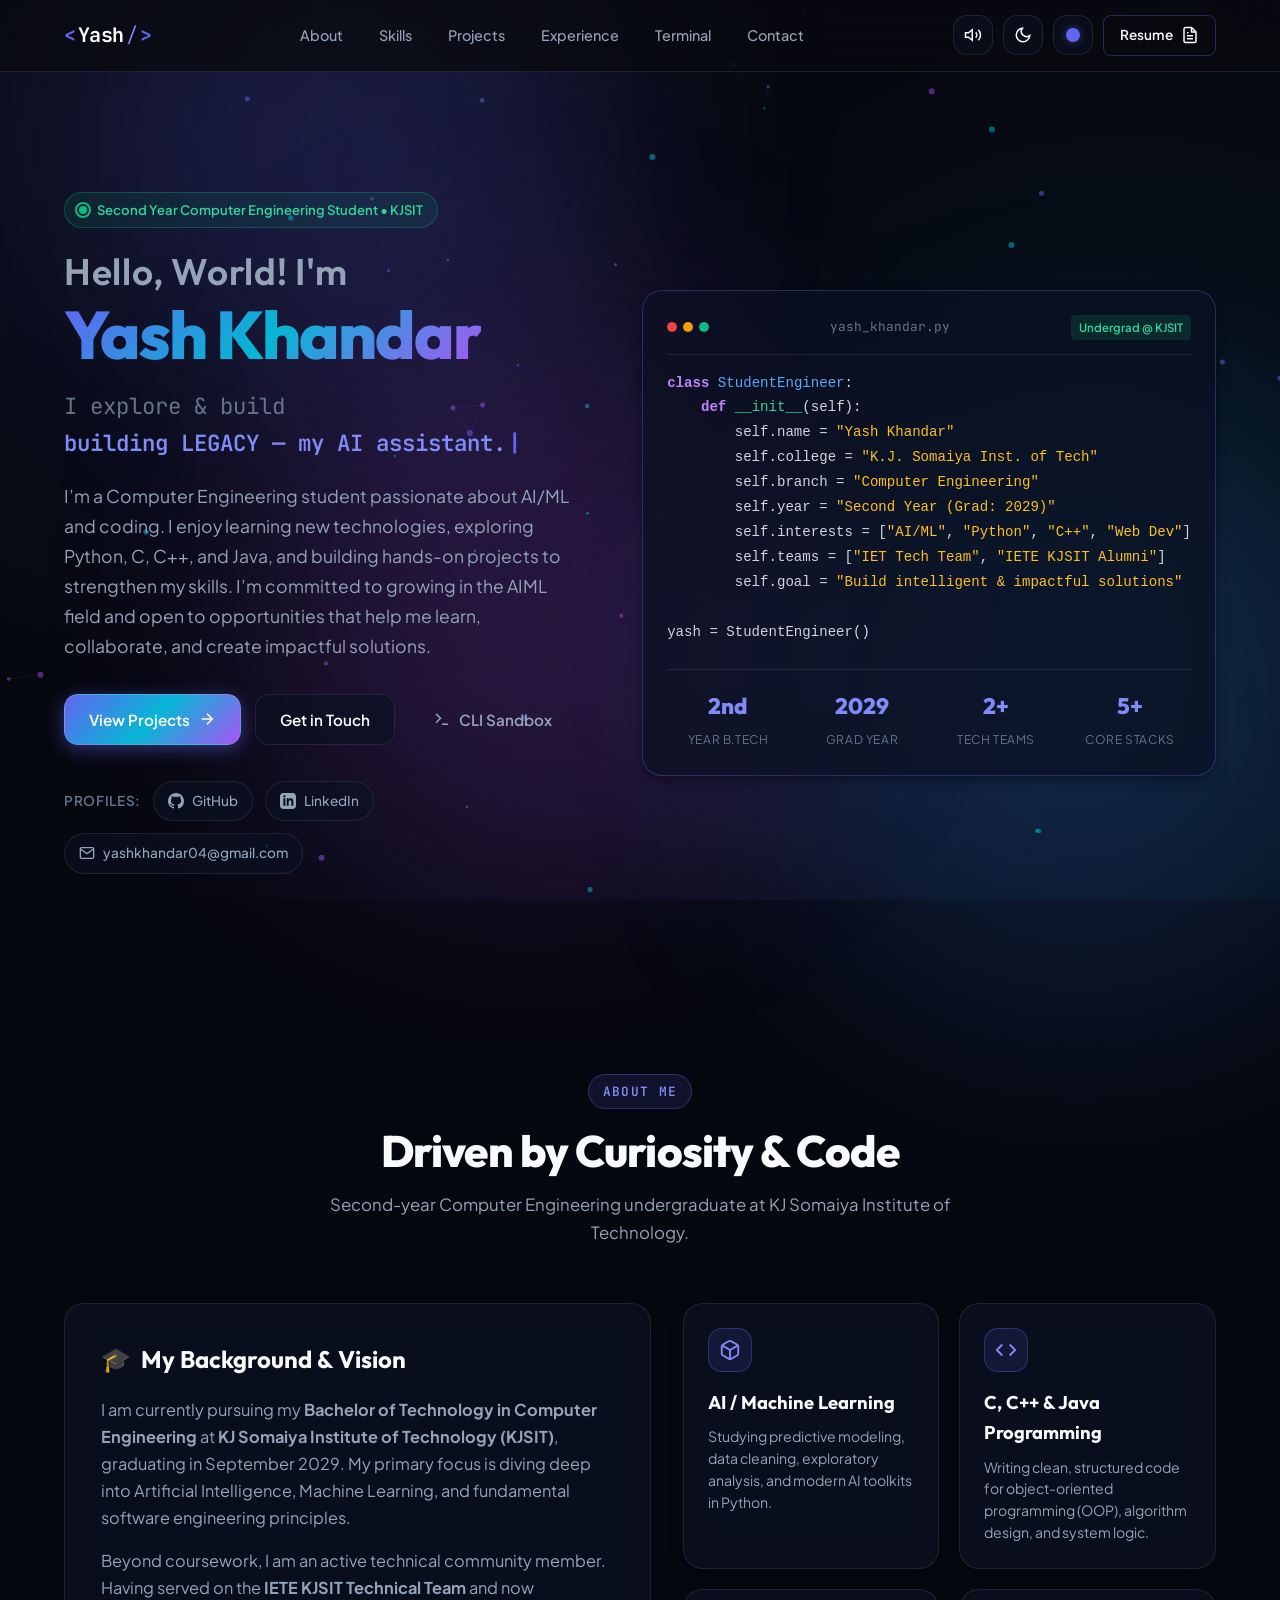
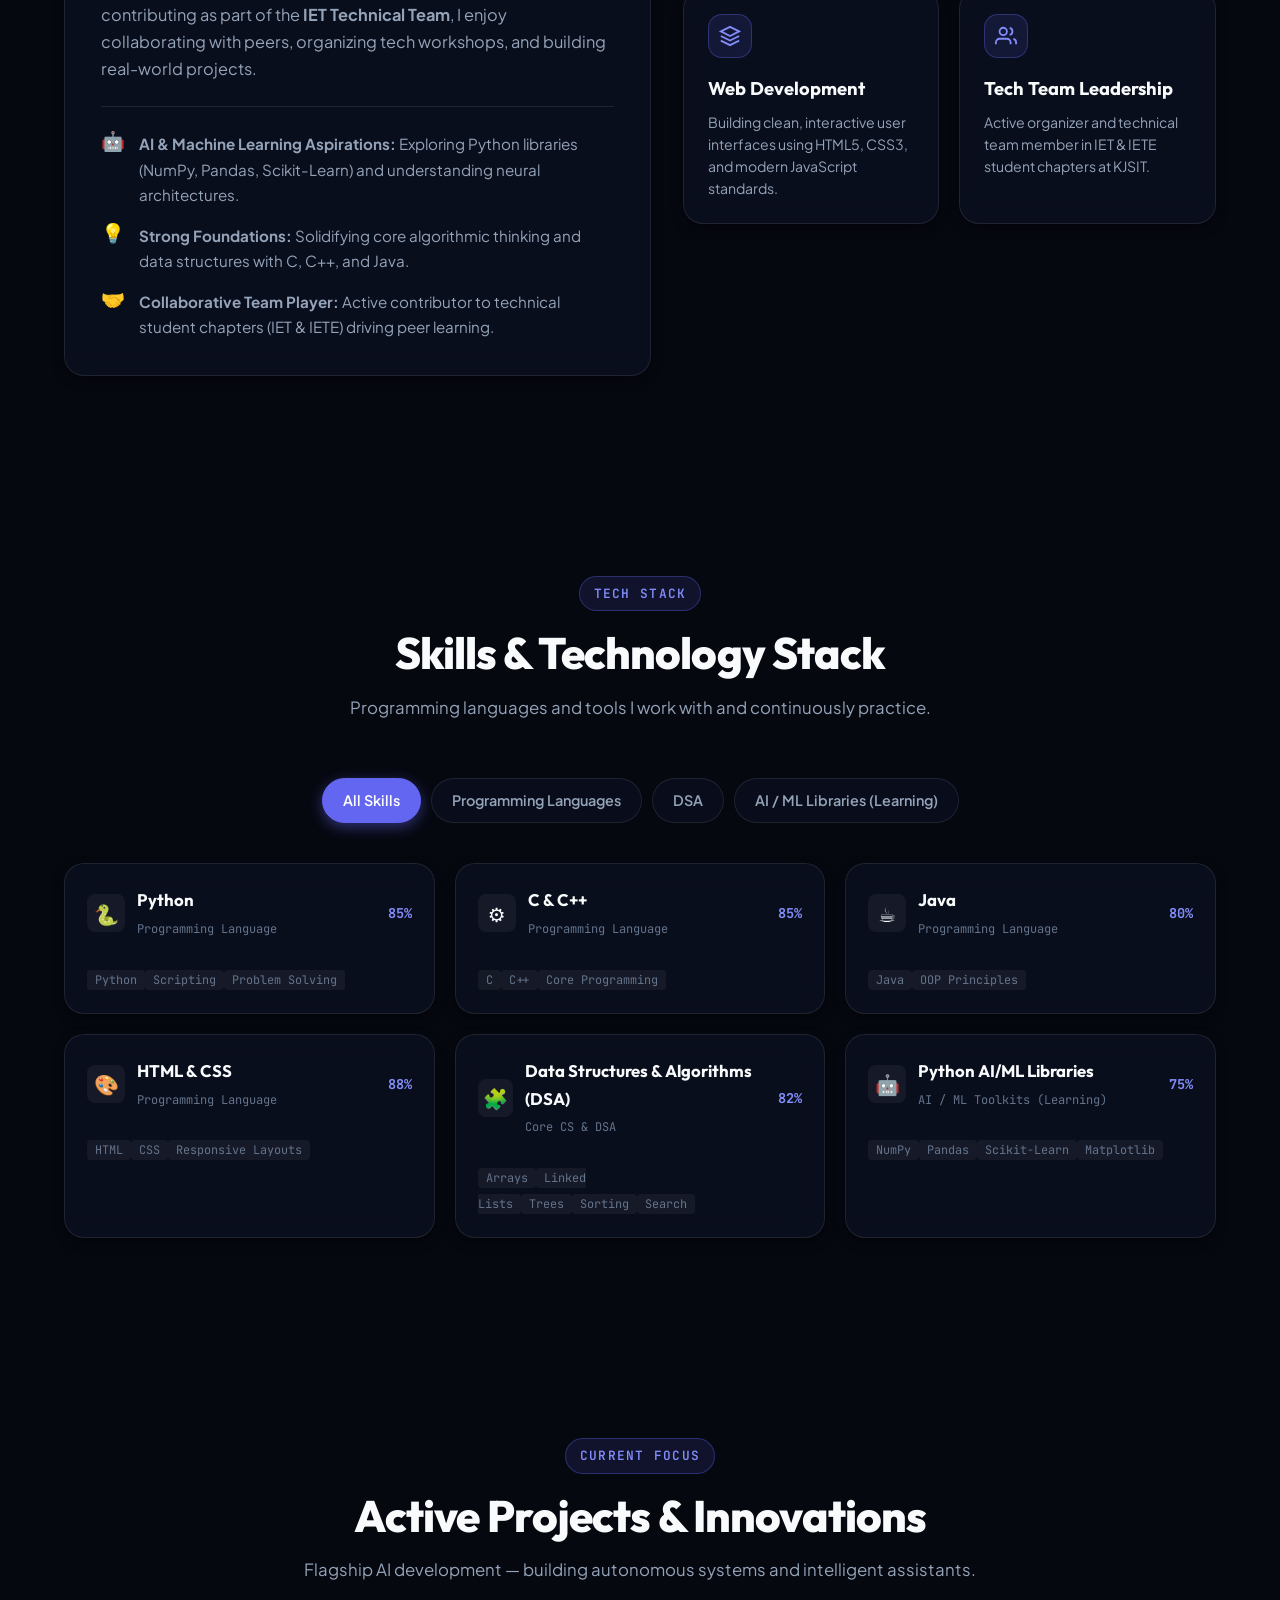
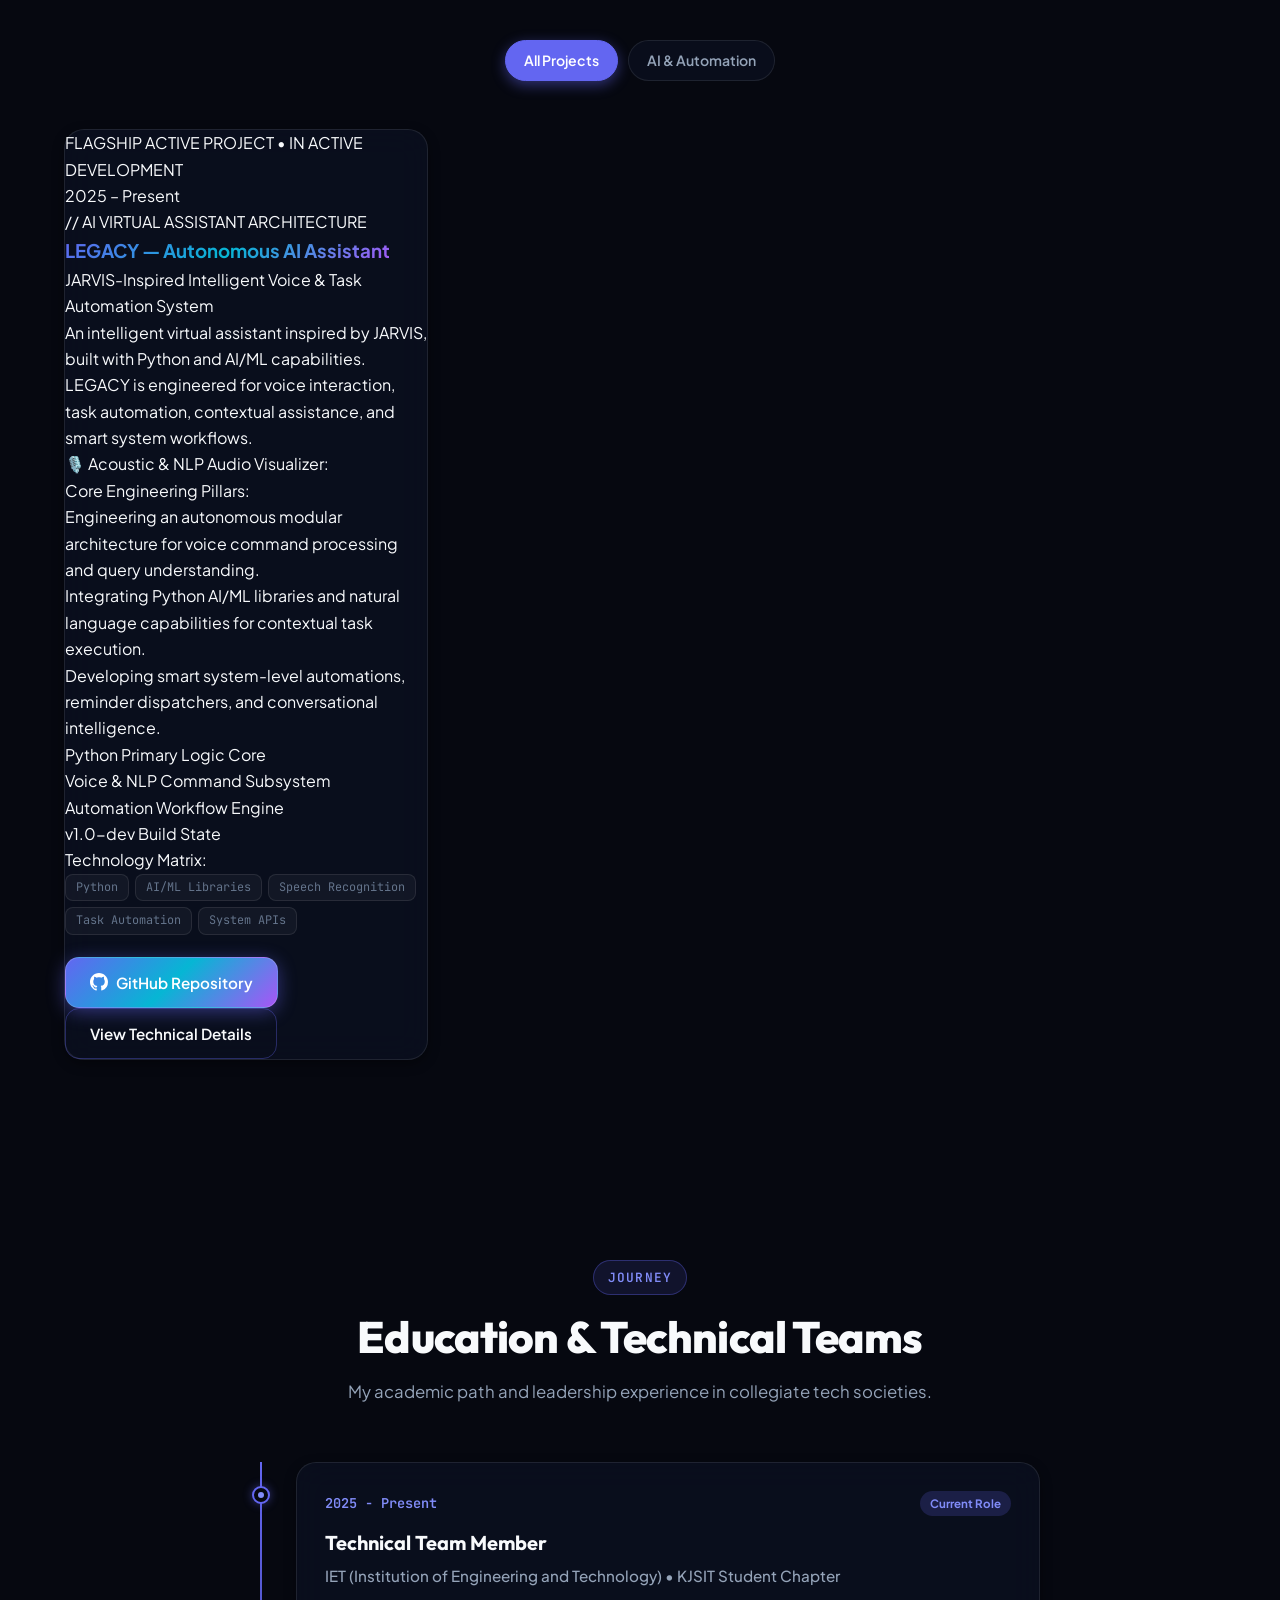
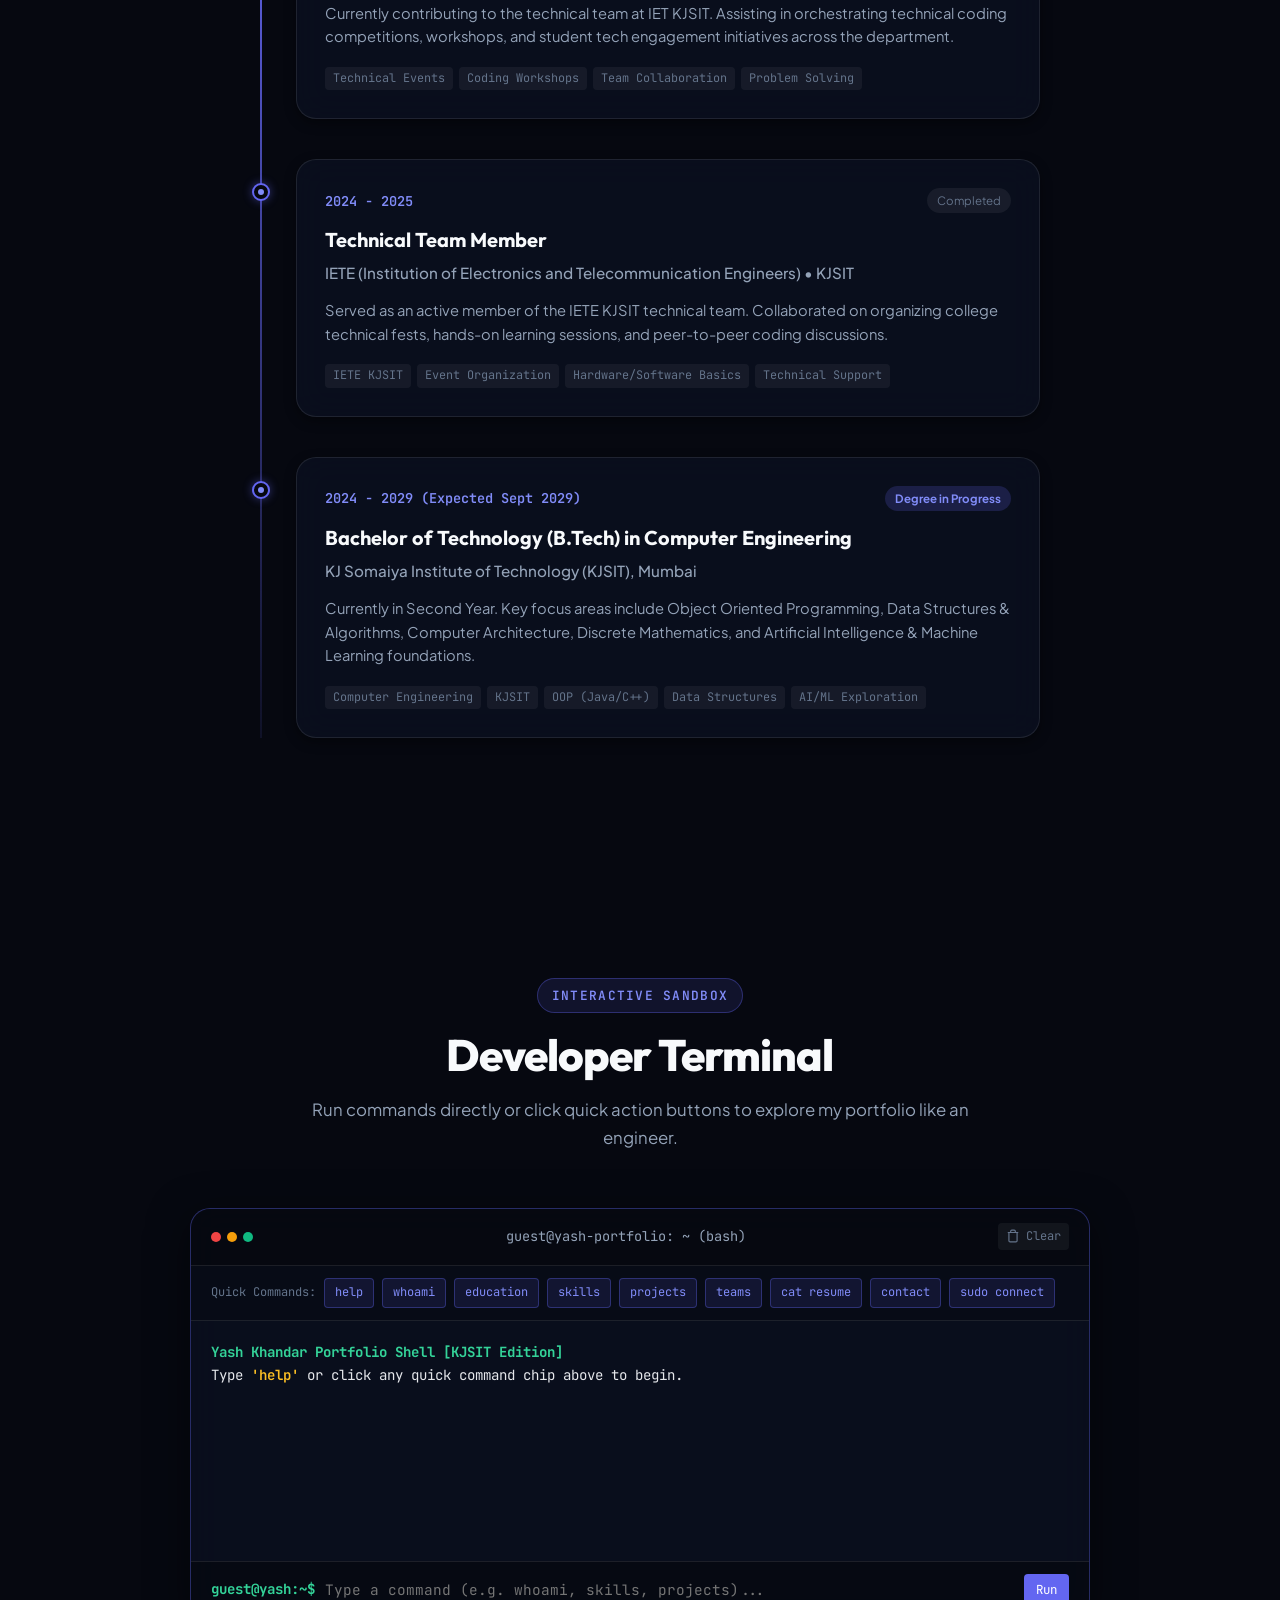
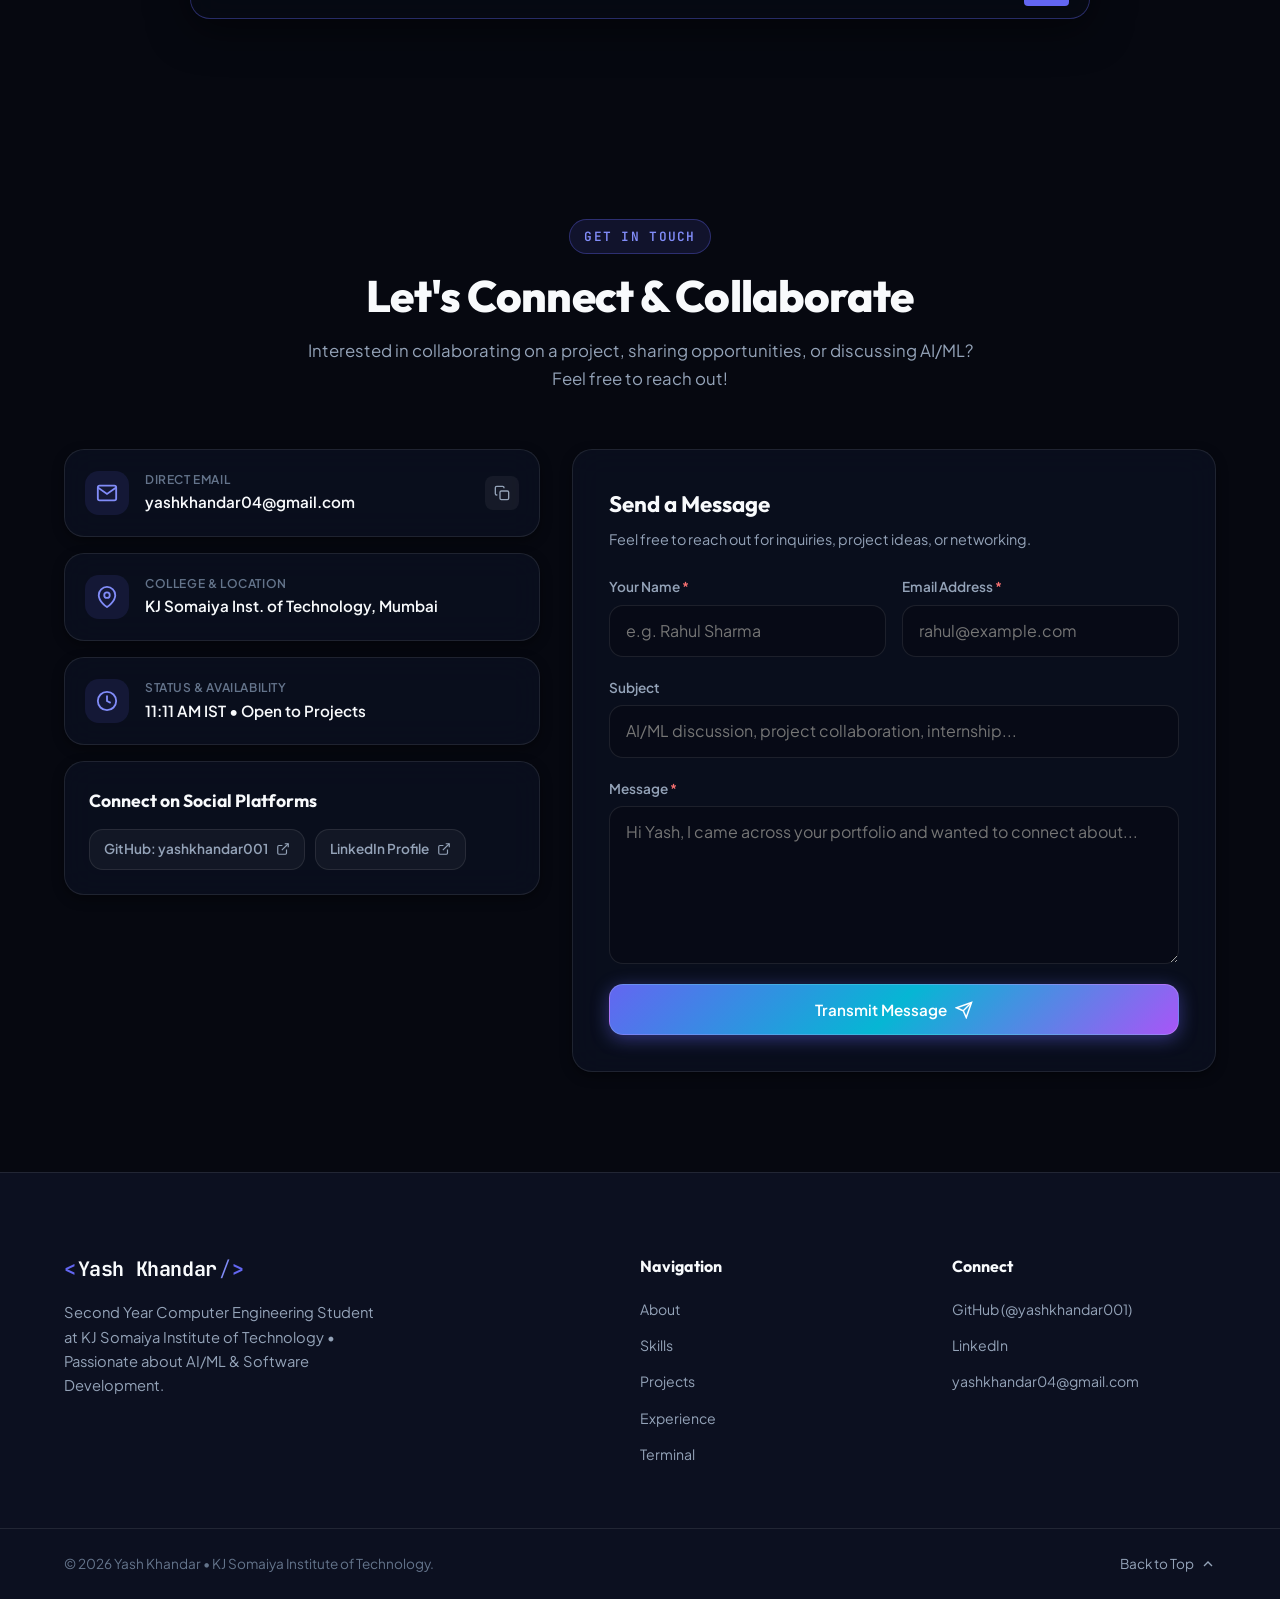
<file: index.html>
<!DOCTYPE html>
<html lang="en" data-theme="dark" data-accent="indigo">
<head>
  <meta charset="UTF-8">
  <meta name="viewport" content="width=device-width, initial-scale=1.0">
  <meta name="description" content="Yash Khandar - Computer Engineering Student at KJ Somaiya Institute of Technology. Passionate about AI/ML, Python, C++, and Software Development.">
  <meta name="keywords" content="Yash Khandar, Computer Engineering, KJSIT, AI ML, Python, C++, Java, Web Development, Portfolio, Student Developer">
  <meta name="author" content="Yash Khandar">
  
  <!-- Open Graph / Social Meta -->
  <meta property="og:type" content="website">
  <meta property="og:title" content="Yash Khandar | Computer Engineering & AI/ML Enthusiast">
  <meta property="og:description" content="Explore my projects, skills, tech team journey, and interactive terminal showcase.">
  
  <title>Yash Khandar | Computer Engineering &amp; AI/ML Enthusiast</title>
  
  <!-- Google Fonts -->
  <link rel="preconnect" href="https://fonts.googleapis.com">
  <link rel="preconnect" href="https://fonts.gstatic.com" crossorigin>
  <link href="https://fonts.googleapis.com/css2?family=JetBrains+Mono:wght@400;500;700&family=Outfit:wght@400;500;600;700;800&family=Plus+Jakarta+Sans:wght@300;400;500;600;700;800&display=swap" rel="stylesheet">
  
  <link rel="stylesheet" href="style.css?v=3.1.0">
</head>
<body>
  <!-- Ambient background glow spots -->
  <div class="bg-glow bg-glow-1" aria-hidden="true"></div>
  <div class="bg-glow bg-glow-2" aria-hidden="true"></div>
  <div class="bg-glow bg-glow-3" aria-hidden="true"></div>
  
  <!-- Interactive Particle Background Canvas -->
  <canvas id="particle-canvas" aria-hidden="true"></canvas>

  <!-- Sticky Glass Header / Navigation -->
  <header class="site-header" id="site-header">
    <div class="header-container">
      <a href="#hero" class="brand-logo" id="brand-logo" aria-label="Home">
        <span class="logo-bracket">&lt;</span>
        <span class="logo-name">Yash</span>
        <span class="logo-slash">/</span>
        <span class="logo-bracket">&gt;</span>
      </a>

      <!-- Desktop Nav -->
      <nav class="desktop-nav" aria-label="Main Navigation">
        <ul class="nav-list">
          <li><a href="#about" class="nav-link" id="nav-link-about">About</a></li>
          <li><a href="#skills" class="nav-link" id="nav-link-skills">Skills</a></li>
          <li><a href="#projects" class="nav-link" id="nav-link-projects">Projects</a></li>
          <li><a href="#experience" class="nav-link" id="nav-link-experience">Experience</a></li>
          <li><a href="#terminal-section" class="nav-link" id="nav-link-terminal">Terminal</a></li>
          <li><a href="#contact" class="nav-link" id="nav-link-contact">Contact</a></li>
        </ul>
      </nav>

      <!-- Action Controls -->
      <div class="header-actions">
        <!-- Sound FX Toggle -->
        <button class="icon-btn" id="sound-toggle-btn" aria-label="Toggle Sound Effects" title="Toggle Sound FX">
          <svg class="icon sound-on" viewBox="0 0 24 24" fill="none" stroke="currentColor" stroke-width="2">
            <polygon points="11 5 6 9 2 9 2 15 6 15 11 19 11 5"></polygon>
            <path d="M19.07 4.93a10 10 0 0 1 0 14.14M15.54 8.46a5 5 0 0 1 0 7.07"></path>
          </svg>
          <svg class="icon sound-off" viewBox="0 0 24 24" fill="none" stroke="currentColor" stroke-width="2" style="display: none;">
            <polygon points="11 5 6 9 2 9 2 15 6 15 11 19 11 5"></polygon>
            <line x1="23" y1="9" x2="17" y2="15"></line>
            <line x1="17" y1="9" x2="23" y2="15"></line>
          </svg>
        </button>

        <!-- Theme Toggle -->
        <button class="icon-btn" id="theme-toggle-btn" aria-label="Toggle Theme" title="Toggle Dark/Light Mode">
          <svg class="icon moon-icon" viewBox="0 0 24 24" fill="none" stroke="currentColor" stroke-width="2">
            <path d="M21 12.79A9 9 0 1 1 11.21 3 7 7 0 0 0 21 12.79z"></path>
          </svg>
          <svg class="icon sun-icon" viewBox="0 0 24 24" fill="none" stroke="currentColor" stroke-width="2" style="display: none;">
            <circle cx="12" cy="12" r="5"></circle>
            <line x1="12" y1="1" x2="12" y2="3"></line>
            <line x1="12" y1="21" x2="12" y2="23"></line>
            <line x1="4.22" y1="4.22" x2="5.64" y2="5.64"></line>
            <line x1="18.36" y1="18.36" x2="19.78" y2="19.78"></line>
            <line x1="1" y1="12" x2="3" y2="12"></line>
            <line x1="21" y1="12" x2="23" y2="12"></line>
            <line x1="4.22" y1="19.78" x2="5.64" y2="18.36"></line>
            <line x1="18.36" y1="5.64" x2="19.78" y2="4.22"></line>
          </svg>
        </button>

        <!-- Accent Color Picker Dropdown -->
        <div class="accent-picker-wrap">
          <button class="icon-btn" id="accent-toggle-btn" aria-label="Pick Accent Color" title="Customize Accent Color">
            <span class="accent-indicator-dot"></span>
          </button>
          <div class="accent-palette" id="accent-palette">
            <span class="palette-title">Theme Accent</span>
            <div class="palette-colors">
              <button class="color-swatch active" data-color="indigo" title="Electric Indigo" style="--c: #6366f1"></button>
              <button class="color-swatch" data-color="cyan" title="Cyber Cyan" style="--c: #06b6d4"></button>
              <button class="color-swatch" data-color="emerald" title="Neon Emerald" style="--c: #10b981"></button>
              <button class="color-swatch" data-color="purple" title="Cosmic Purple" style="--c: #a855f7"></button>
              <button class="color-swatch" data-color="amber" title="Solar Amber" style="--c: #f59e0b"></button>
              <button class="color-swatch" data-color="rose" title="Vibrant Rose" style="--c: #f43f5e"></button>
            </div>
          </div>
        </div>

        <!-- Resume CTA -->
        <button class="btn btn-outline btn-sm" id="btn-open-resume">
          <span>Resume</span>
          <svg class="btn-icon" viewBox="0 0 24 24" fill="none" stroke="currentColor" stroke-width="2">
            <path d="M14 2H6a2 2 0 0 0-2 2v16a2 2 0 0 0 2 2h12a2 2 0 0 0 2-2V8z"></path>
            <polyline points="14 2 14 8 20 8"></polyline>
            <line x1="16" y1="13" x2="8" y2="13"></line>
            <line x1="16" y1="17" x2="8" y2="17"></line>
            <polyline points="10 9 9 9 8 9"></polyline>
          </svg>
        </button>

        <!-- Mobile Menu Toggle -->
        <button class="mobile-menu-btn" id="mobile-menu-toggle" aria-label="Open Navigation Menu">
          <span class="bar"></span>
          <span class="bar"></span>
          <span class="bar"></span>
        </button>
      </div>
    </div>

    <!-- Mobile Drawer Menu -->
    <div class="mobile-nav-drawer" id="mobile-nav-drawer">
      <ul class="mobile-nav-list">
        <li><a href="#about" class="mobile-nav-link">About</a></li>
        <li><a href="#skills" class="mobile-nav-link">Skills</a></li>
        <li><a href="#projects" class="mobile-nav-link">Projects</a></li>
        <li><a href="#experience" class="mobile-nav-link">Experience</a></li>
        <li><a href="#terminal-section" class="mobile-nav-link">Terminal</a></li>
        <li><a href="#contact" class="mobile-nav-link">Contact</a></li>
        <li><button class="btn btn-primary w-full" id="mobile-resume-btn">View Resume</button></li>
      </ul>
    </div>
  </header>

  <main>
    <!-- HERO SECTION -->
    <section class="hero-section" id="hero">
      <div class="section-container hero-grid">
        <!-- Hero Text -->
        <div class="hero-content">
          <div class="status-badge">
            <span class="status-radar"></span>
            <span class="status-text">Second Year Computer Engineering Student &bull; KJSIT</span>
          </div>

          <h1 class="hero-title">
            <span class="hero-greeting">Hello, World! I'm</span>
            <span class="hero-name gradient-text">Yash Khandar</span>
          </h1>

          <div class="typewriter-container">
            <span class="typewriter-prefix">I explore &amp; build </span>
            <span class="typewriter-text" id="typewriter-target"></span>
            <span class="typewriter-cursor">|</span>
          </div>

          <p class="hero-bio">
            I’m a Computer Engineering student passionate about AI/ML and coding. I enjoy learning new technologies, exploring Python, C, C++, and Java, and building hands-on projects to strengthen my skills. I’m committed to growing in the AIML field and open to opportunities that help me learn, collaborate, and create impactful solutions.
          </p>

          <!-- Hero Action Buttons -->
          <div class="hero-cta-group">
            <a href="#projects" class="btn btn-primary" id="hero-btn-projects">
              <span>View Projects</span>
              <svg class="btn-icon" viewBox="0 0 24 24" fill="none" stroke="currentColor" stroke-width="2">
                <line x1="5" y1="12" x2="19" y2="12"></line>
                <polyline points="12 5 19 12 12 19"></polyline>
              </svg>
            </a>
            <a href="#contact" class="btn btn-glass" id="hero-btn-contact">
              <span>Get in Touch</span>
            </a>
            <a href="#terminal-section" class="btn btn-ghost" id="hero-btn-terminal" title="Try interactive CLI">
              <svg class="btn-icon" viewBox="0 0 24 24" fill="none" stroke="currentColor" stroke-width="2">
                <polyline points="4 17 10 11 4 5"></polyline>
                <line x1="12" y1="19" x2="20" y2="19"></line>
              </svg>
              <span>CLI Sandbox</span>
            </a>
          </div>

          <!-- Social Links Quick Bar -->
          <div class="hero-social-bar">
            <span class="social-label">Profiles:</span>
            <a href="https://github.com/yashkhandar001" target="_blank" rel="noopener noreferrer" class="social-chip" title="GitHub: yashkhandar001">
              <svg class="social-icon" viewBox="0 0 24 24" fill="currentColor">
                <path d="M12 0C5.37 0 0 5.37 0 12c0 5.31 3.435 9.795 8.205 11.385.6.105.825-.255.825-.57 0-.285-.015-1.23-.015-2.235-3.015.555-3.795-.735-4.035-1.41-.135-.345-.72-1.41-1.23-1.695-.42-.225-1.02-.78-.015-.795.945-.015 1.62.87 1.845 1.23 1.08 1.815 2.805 1.305 3.495.99.105-.78.42-1.305.765-1.605-2.67-.3-5.46-1.335-5.46-5.925 0-1.305.465-2.385 1.23-3.225-.12-.3-.54-1.53.12-3.18 0 0 1.005-.315 3.3 1.23.96-.27 1.98-.405 3-.405s2.04.135 3 .405c2.295-1.56 3.3-1.23 3.3-1.23.66 1.65.24 2.88.12 3.18.765.84 1.23 1.905 1.23 3.225 0 4.605-2.805 5.625-5.475 5.925.435.375.81 1.095.81 2.22 0 1.605-.015 2.895-.015 3.3 0 .315.225.69.825.57A12.02 12.02 0 0024 12c0-6.63-5.37-12-12-12z"/>
              </svg>
              <span>GitHub</span>
            </a>
            <a href="https://www.linkedin.com/in/yash-khandar-125672370" target="_blank" rel="noopener noreferrer" class="social-chip" title="LinkedIn Profile">
              <svg class="social-icon" viewBox="0 0 24 24" fill="currentColor">
                <path d="M19 0h-14c-2.761 0-5 2.239-5 5v14c0 2.761 2.239 5 5 5h14c2.762 0 5-2.239 5-5v-14c0-2.761-2.238-5-5-5zm-11 19h-3v-11h3v11zm-1.5-12.268c-.966 0-1.75-.79-1.75-1.764s.784-1.764 1.75-1.764 1.75.79 1.75 1.764-.783 1.764-1.75 1.764zm13.5 12.268h-3v-5.604c0-3.368-4-3.113-4 0v5.604h-3v-11h3v1.765c1.396-2.586 7-2.777 7 2.476v6.759z"/>
              </svg>
              <span>LinkedIn</span>
            </a>
            <button class="social-chip copy-chip" id="copy-email-btn" title="Click to copy email">
              <svg class="social-icon" viewBox="0 0 24 24" fill="none" stroke="currentColor" stroke-width="2">
                <path d="M4 4h16c1.1 0 2 .9 2 2v12c0 1.1-.9 2-2 2H4c-1.1 0-2-.9-2-2V6c0-1.1.9-2 2-2z"></path>
                <polyline points="22,6 12,13 2,6"></polyline>
              </svg>
              <span id="email-chip-text">yashkhandar04@gmail.com</span>
            </button>
          </div>
        </div>

        <!-- Hero Visual Showcase Card -->
        <div class="hero-visual">
          <div class="glass-card hero-code-card">
            <div class="card-header-bar">
              <div class="window-dots">
                <span class="dot dot-red"></span>
                <span class="dot dot-yellow"></span>
                <span class="dot dot-green"></span>
              </div>
              <span class="card-title-tag">yash_khandar.py</span>
              <span class="badge-status">Undergrad @ KJSIT</span>
            </div>
            <pre class="code-preview"><code><span class="code-kw">class</span> <span class="code-var">StudentEngineer</span>:
    <span class="code-kw">def</span> <span class="code-prop">__init__</span>(self):
        self.name = <span class="code-str">"Yash Khandar"</span>
        self.college = <span class="code-str">"K.J. Somaiya Inst. of Tech"</span>
        self.branch = <span class="code-str">"Computer Engineering"</span>
        self.year = <span class="code-str">"Second Year (Grad: 2029)"</span>
        self.interests = [<span class="code-str">"AI/ML"</span>, <span class="code-str">"Python"</span>, <span class="code-str">"C++"</span>, <span class="code-str">"Web Dev"</span>]
        self.teams = [<span class="code-str">"IET Tech Team"</span>, <span class="code-str">"IETE KJSIT Alumni"</span>]
        self.goal = <span class="code-str">"Build intelligent &amp; impactful solutions"</span>

yash = StudentEngineer()</code></pre>
            
            <div class="hero-metrics-grid">
              <div class="metric-item">
                <span class="metric-number">2nd</span>
                <span class="metric-label">Year B.Tech</span>
              </div>
              <div class="metric-item">
                <span class="metric-number">2029</span>
                <span class="metric-label">Grad Year</span>
              </div>
              <div class="metric-item">
                <span class="metric-number">2+</span>
                <span class="metric-label">Tech Teams</span>
              </div>
              <div class="metric-item">
                <span class="metric-number">5+</span>
                <span class="metric-label">Core Stacks</span>
              </div>
            </div>
          </div>
        </div>
      </div>
    </section>

    <!-- ABOUT SECTION -->
    <section class="section about-section" id="about">
      <div class="section-container">
        <div class="section-header">
          <span class="section-pill">About Me</span>
          <h2 class="section-title">Driven by Curiosity &amp; Code</h2>
          <p class="section-subtitle">Second-year Computer Engineering undergraduate at KJ Somaiya Institute of Technology.</p>
        </div>

        <div class="about-grid">
          <!-- Bio card -->
          <div class="glass-card about-card-bio">
            <h3 class="about-card-title">
              <span class="title-icon">🎓</span>
              My Background &amp; Vision
            </h3>
            <p>
              I am currently pursuing my <strong>Bachelor of Technology in Computer Engineering</strong> at <strong>KJ Somaiya Institute of Technology (KJSIT)</strong>, graduating in September 2029. My primary focus is diving deep into Artificial Intelligence, Machine Learning, and fundamental software engineering principles.
            </p>
            <p>
              Beyond coursework, I am an active technical community member. Having served on the <strong>IETE KJSIT Technical Team</strong> and now contributing as part of the <strong>IET Technical Team</strong>, I enjoy collaborating with peers, organizing tech workshops, and building real-world projects.
            </p>

            <div class="values-list">
              <div class="value-item">
                <span class="value-bullet">🤖</span>
                <div>
                  <strong>AI &amp; Machine Learning Aspirations:</strong> Exploring Python libraries (NumPy, Pandas, Scikit-Learn) and understanding neural architectures.
                </div>
              </div>
              <div class="value-item">
                <span class="value-bullet">💡</span>
                <div>
                  <strong>Strong Foundations:</strong> Solidifying core algorithmic thinking and data structures with C, C++, and Java.
                </div>
              </div>
              <div class="value-item">
                <span class="value-bullet">🤝</span>
                <div>
                  <strong>Collaborative Team Player:</strong> Active contributor to technical student chapters (IET &amp; IETE) driving peer learning.
                </div>
              </div>
            </div>
          </div>

          <!-- What I Do / Areas of Interest Cards -->
          <div class="about-services-grid">
            <div class="glass-card service-card">
              <div class="service-icon-box">
                <svg viewBox="0 0 24 24" fill="none" stroke="currentColor" stroke-width="2">
                  <path d="M21 16V8a2 2 0 0 0-1-1.73l-7-4a2 2 0 0 0-2 0l-7 4A2 2 0 0 0 3 8v8a2 2 0 0 0 1 1.73l7 4a2 2 0 0 0 2 0l7-4A2 2 0 0 0 21 16z"></path>
                  <polyline points="3.27 6.96 12 12.01 20.73 6.96"></polyline>
                  <line x1="12" y1="22.08" x2="12" y2="12"></line>
                </svg>
              </div>
              <h4 class="service-title">AI / Machine Learning</h4>
              <p class="service-desc">Studying predictive modeling, data cleaning, exploratory analysis, and modern AI toolkits in Python.</p>
            </div>

            <div class="glass-card service-card">
              <div class="service-icon-box">
                <svg viewBox="0 0 24 24" fill="none" stroke="currentColor" stroke-width="2">
                  <polyline points="16 18 22 12 16 6"></polyline>
                  <polyline points="8 6 2 12 8 18"></polyline>
                </svg>
              </div>
              <h4 class="service-title">C, C++ &amp; Java Programming</h4>
              <p class="service-desc">Writing clean, structured code for object-oriented programming (OOP), algorithm design, and system logic.</p>
            </div>

            <div class="glass-card service-card">
              <div class="service-icon-box">
                <svg viewBox="0 0 24 24" fill="none" stroke="currentColor" stroke-width="2">
                  <polygon points="12 2 2 7 12 12 22 7 12 2"></polygon>
                  <polyline points="2 17 12 22 22 17"></polyline>
                  <polyline points="2 12 12 17 22 12"></polyline>
                </svg>
              </div>
              <h4 class="service-title">Web Development</h4>
              <p class="service-desc">Building clean, interactive user interfaces using HTML5, CSS3, and modern JavaScript standards.</p>
            </div>

            <div class="glass-card service-card">
              <div class="service-icon-box">
                <svg viewBox="0 0 24 24" fill="none" stroke="currentColor" stroke-width="2">
                  <path d="M17 21v-2a4 4 0 0 0-4-4H5a4 4 0 0 0-4 4v2"></path>
                  <circle cx="9" cy="7" r="4"></circle>
                  <path d="M23 21v-2a4 4 0 0 0-3-3.87"></path>
                  <path d="M16 3.13a4 4 0 0 1 0 7.75"></path>
                </svg>
              </div>
              <h4 class="service-title">Tech Team Leadership</h4>
              <p class="service-desc">Active organizer and technical team member in IET &amp; IETE student chapters at KJSIT.</p>
            </div>
          </div>
        </div>
      </div>
    </section>

    <!-- SKILLS MATRIX SECTION -->
    <section class="section skills-section" id="skills">
      <div class="section-container">
        <div class="section-header">
          <span class="section-pill">Tech Stack</span>
          <h2 class="section-title">Skills &amp; Technology Stack</h2>
          <p class="section-subtitle">Programming languages and tools I work with and continuously practice.</p>
        </div>

        <!-- Category Tabs -->
        <div class="skills-filter-bar" role="tablist" aria-label="Skills Categories">
          <button class="filter-tab active" data-tab="all" role="tab" aria-selected="true">All Skills</button>
          <button class="filter-tab" data-tab="languages" role="tab" aria-selected="false">Programming Languages</button>
          <button class="filter-tab" data-tab="dsa" role="tab" aria-selected="false">DSA</button>
          <button class="filter-tab" data-tab="aiml" role="tab" aria-selected="false">AI / ML Libraries (Learning)</button>
        </div>

        <!-- Skills Grid -->
        <div class="skills-grid" id="skills-grid-container">
          <!-- Dynamically populated via script.js -->
        </div>
      </div>
    </section>

    <!-- PROJECTS SHOWCASE SECTION -->
    <section class="section projects-section" id="projects">
      <div class="section-container">
        <div class="section-header">
          <span class="section-pill">Current Focus</span>
          <h2 class="section-title">Active Projects &amp; Innovations</h2>
          <p class="section-subtitle">Flagship AI development — building autonomous systems and intelligent assistants.</p>
        </div>

        <!-- Project Categories Filter -->
        <div class="projects-filter-bar" role="tablist">
          <button class="proj-tab active" data-category="all">All Projects</button>
          <button class="proj-tab" data-category="aiml">AI &amp; Automation</button>
        </div>

        <!-- Projects Grid -->
        <div class="projects-grid" id="projects-grid-container">
          <!-- Populated dynamically via script.js -->
        </div>
      </div>
    </section>

    <!-- EXPERIENCE & EDUCATION TIMELINE -->
    <section class="section experience-section" id="experience">
      <div class="section-container">
        <div class="section-header">
          <span class="section-pill">Journey</span>
          <h2 class="section-title">Education &amp; Technical Teams</h2>
          <p class="section-subtitle">My academic path and leadership experience in collegiate tech societies.</p>
        </div>

        <div class="timeline-wrapper">
          <div class="timeline-line"></div>

          <!-- Timeline Item 1 -->
          <div class="timeline-item">
            <div class="timeline-dot">
              <span class="dot-inner"></span>
            </div>
            <div class="glass-card timeline-card">
              <div class="timeline-badge-row">
                <span class="timeline-period">2025 - Present</span>
                <span class="badge-accent">Current Role</span>
              </div>
              <h3 class="timeline-role">Technical Team Member</h3>
              <h4 class="timeline-company">IET (Institution of Engineering and Technology) &bull; KJSIT Student Chapter</h4>
              <p class="timeline-desc">
                Currently contributing to the technical team at IET KJSIT. Assisting in orchestrating technical coding competitions, workshops, and student tech engagement initiatives across the department.
              </p>
              <div class="timeline-tags">
                <span class="tag">Technical Events</span>
                <span class="tag">Coding Workshops</span>
                <span class="tag">Team Collaboration</span>
                <span class="tag">Problem Solving</span>
              </div>
            </div>
          </div>

          <!-- Timeline Item 2 -->
          <div class="timeline-item">
            <div class="timeline-dot">
              <span class="dot-inner"></span>
            </div>
            <div class="glass-card timeline-card">
              <div class="timeline-badge-row">
                <span class="timeline-period">2024 - 2025</span>
                <span class="badge-muted">Completed</span>
              </div>
              <h3 class="timeline-role">Technical Team Member</h3>
              <h4 class="timeline-company">IETE (Institution of Electronics and Telecommunication Engineers) &bull; KJSIT</h4>
              <p class="timeline-desc">
                Served as an active member of the IETE KJSIT technical team. Collaborated on organizing college technical fests, hands-on learning sessions, and peer-to-peer coding discussions.
              </p>
              <div class="timeline-tags">
                <span class="tag">IETE KJSIT</span>
                <span class="tag">Event Organization</span>
                <span class="tag">Hardware/Software Basics</span>
                <span class="tag">Technical Support</span>
              </div>
            </div>
          </div>

          <!-- Timeline Item 3 -->
          <div class="timeline-item">
            <div class="timeline-dot">
              <span class="dot-inner"></span>
            </div>
            <div class="glass-card timeline-card">
              <div class="timeline-badge-row">
                <span class="timeline-period">2024 - 2029 (Expected Sept 2029)</span>
                <span class="badge-accent">Degree in Progress</span>
              </div>
              <h3 class="timeline-role">Bachelor of Technology (B.Tech) in Computer Engineering</h3>
              <h4 class="timeline-company">KJ Somaiya Institute of Technology (KJSIT), Mumbai</h4>
              <p class="timeline-desc">
                Currently in Second Year. Key focus areas include Object Oriented Programming, Data Structures &amp; Algorithms, Computer Architecture, Discrete Mathematics, and Artificial Intelligence &amp; Machine Learning foundations.
              </p>
              <div class="timeline-tags">
                <span class="tag">Computer Engineering</span>
                <span class="tag">KJSIT</span>
                <span class="tag">OOP (Java/C++)</span>
                <span class="tag">Data Structures</span>
                <span class="tag">AI/ML Exploration</span>
              </div>
            </div>
          </div>
        </div>
      </div>
    </section>

    <!-- INTERACTIVE CLI TERMINAL SECTION -->
    <section class="section terminal-section" id="terminal-section">
      <div class="section-container">
        <div class="section-header">
          <span class="section-pill">Interactive Sandbox</span>
          <h2 class="section-title">Developer Terminal</h2>
          <p class="section-subtitle">Run commands directly or click quick action buttons to explore my portfolio like an engineer.</p>
        </div>

        <div class="terminal-container glass-card">
          <!-- Terminal Title Bar -->
          <div class="terminal-bar">
            <div class="window-dots">
              <span class="dot dot-red"></span>
              <span class="dot dot-yellow"></span>
              <span class="dot dot-green"></span>
            </div>
            <div class="terminal-title">guest@yash-portfolio: ~ (bash)</div>
            <div class="terminal-actions">
              <button class="terminal-clear-btn" id="terminal-clear-btn" title="Clear terminal screen">
                <svg viewBox="0 0 24 24" fill="none" stroke="currentColor" stroke-width="2" style="width: 14px; height: 14px;">
                  <polyline points="3 6 5 6 21 6"></polyline>
                  <path d="M19 6v14a2 2 0 0 1-2 2H7a2 2 0 0 1-2-2V6m3 0V4a2 2 0 0 1 2-2h4a2 2 0 0 1 2 2v2"></path>
                </svg>
                <span>Clear</span>
              </button>
            </div>
          </div>

          <!-- Quick Command Helper Chips -->
          <div class="terminal-quick-chips">
            <span class="quick-label">Quick Commands:</span>
            <button class="cmd-chip" data-cmd="help">help</button>
            <button class="cmd-chip" data-cmd="whoami">whoami</button>
            <button class="cmd-chip" data-cmd="education">education</button>
            <button class="cmd-chip" data-cmd="skills">skills</button>
            <button class="cmd-chip" data-cmd="projects">projects</button>
            <button class="cmd-chip" data-cmd="teams">teams</button>
            <button class="cmd-chip" data-cmd="cat resume">cat resume</button>
            <button class="cmd-chip" data-cmd="contact">contact</button>
            <button class="cmd-chip" data-cmd="sudo connect">sudo connect</button>
          </div>

          <!-- Terminal Output Body -->
          <div class="terminal-body" id="terminal-output">
            <div class="term-line welcome-line">
              <span class="term-highlight">Yash Khandar Portfolio Shell [KJSIT Edition]</span><br>
              Type <span class="term-cmd-highlight">'help'</span> or click any quick command chip above to begin.
            </div>
          </div>

          <!-- Terminal Input Row -->
          <form class="terminal-input-row" id="terminal-form" autocomplete="off">
            <span class="term-prompt">guest@yash:~$</span>
            <input type="text" id="terminal-input" class="term-input" placeholder="Type a command (e.g. whoami, skills, projects)..." spellcheck="false" autocomplete="off" autocorrect="off" autocapitalize="off">
            <button type="submit" class="term-submit-btn" aria-label="Execute Command">Run</button>
          </form>
        </div>
      </div>
    </section>

    <!-- CONTACT SECTION -->
    <section class="section contact-section" id="contact">
      <div class="section-container">
        <div class="section-header">
          <span class="section-pill">Get In Touch</span>
          <h2 class="section-title">Let's Connect &amp; Collaborate</h2>
          <p class="section-subtitle">Interested in collaborating on a project, sharing opportunities, or discussing AI/ML? Feel free to reach out!</p>
        </div>

        <div class="contact-grid">
          <!-- Direct Contact Cards -->
          <div class="contact-info-column">
            <div class="glass-card contact-info-card">
              <div class="contact-card-icon">
                <svg viewBox="0 0 24 24" fill="none" stroke="currentColor" stroke-width="2">
                  <path d="M4 4h16c1.1 0 2 .9 2 2v12c0 1.1-.9 2-2 2H4c-1.1 0-2-.9-2-2V6c0-1.1.9-2 2-2z"></path>
                  <polyline points="22,6 12,13 2,6"></polyline>
                </svg>
              </div>
              <div class="contact-card-content">
                <span class="contact-card-label">Direct Email</span>
                <span class="contact-card-val">yashkhandar04@gmail.com</span>
              </div>
              <button class="copy-action-btn" data-copy="yashkhandar04@gmail.com" title="Copy Email">
                <svg viewBox="0 0 24 24" fill="none" stroke="currentColor" stroke-width="2">
                  <rect x="9" y="9" width="13" height="13" rx="2" ry="2"></rect>
                  <path d="M5 15H4a2 2 0 0 1-2-2V4a2 2 0 0 1 2-2h9a2 2 0 0 1 2 2v1"></path>
                </svg>
              </button>
            </div>

            <div class="glass-card contact-info-card">
              <div class="contact-card-icon">
                <svg viewBox="0 0 24 24" fill="none" stroke="currentColor" stroke-width="2">
                  <path d="M21 10c0 7-9 13-9 13s-9-6-9-13a9 9 0 0 1 18 0z"></path>
                  <circle cx="12" cy="10" r="3"></circle>
                </svg>
              </div>
              <div class="contact-card-content">
                <span class="contact-card-label">College &amp; Location</span>
                <span class="contact-card-val">KJ Somaiya Inst. of Technology, Mumbai</span>
              </div>
            </div>

            <div class="glass-card contact-info-card">
              <div class="contact-card-icon">
                <svg viewBox="0 0 24 24" fill="none" stroke="currentColor" stroke-width="2">
                  <circle cx="12" cy="12" r="10"></circle>
                  <polyline points="12 6 12 12 16 14"></polyline>
                </svg>
              </div>
              <div class="contact-card-content">
                <span class="contact-card-label">Status &amp; Availability</span>
                <span class="contact-card-val" id="live-timezone-status">Open to Internships &amp; Projects</span>
              </div>
            </div>

            <div class="glass-card contact-social-box">
              <h4>Connect on Social Platforms</h4>
              <div class="contact-social-pills">
                <a href="https://github.com/yashkhandar001" target="_blank" rel="noopener noreferrer" class="social-pill">
                  <span>GitHub: yashkhandar001</span>
                  <svg viewBox="0 0 24 24" fill="none" stroke="currentColor" stroke-width="2"><path d="M18 13v6a2 2 0 0 1-2 2H5a2 2 0 0 1-2-2V8a2 2 0 0 1 2-2h6"></path><polyline points="15 3 21 3 21 9"></polyline><line x1="10" y1="14" x2="21" y2="3"></line></svg>
                </a>
                <a href="https://www.linkedin.com/in/yash-khandar-125672370" target="_blank" rel="noopener noreferrer" class="social-pill">
                  <span>LinkedIn Profile</span>
                  <svg viewBox="0 0 24 24" fill="none" stroke="currentColor" stroke-width="2"><path d="M18 13v6a2 2 0 0 1-2 2H5a2 2 0 0 1-2-2V8a2 2 0 0 1 2-2h6"></path><polyline points="15 3 21 3 21 9"></polyline><line x1="10" y1="14" x2="21" y2="3"></line></svg>
                </a>
              </div>
            </div>
          </div>

          <!-- Interactive Contact Form -->
          <div class="glass-card contact-form-card">
            <form id="contact-form" novalidate>
              <div class="form-header">
                <h3>Send a Message</h3>
                <p>Feel free to reach out for inquiries, project ideas, or networking.</p>
              </div>

              <div class="form-row">
                <div class="form-group">
                  <label for="contact-name">Your Name <span class="required-star">*</span></label>
                  <input type="text" id="contact-name" name="name" class="form-input" placeholder="e.g. Rahul Sharma" required>
                  <span class="field-error-msg" id="name-error">Please enter your name</span>
                </div>

                <div class="form-group">
                  <label for="contact-email">Email Address <span class="required-star">*</span></label>
                  <input type="email" id="contact-email" name="email" class="form-input" placeholder="rahul@example.com" required>
                  <span class="field-error-msg" id="email-error">Please enter a valid email</span>
                </div>
              </div>

              <div class="form-group">
                <label for="contact-subject">Subject</label>
                <input type="text" id="contact-subject" name="subject" class="form-input" placeholder="AI/ML discussion, project collaboration, internship...">
              </div>

              <div class="form-group">
                <label for="contact-message">Message <span class="required-star">*</span></label>
                <textarea id="contact-message" name="message" class="form-textarea" rows="5" placeholder="Hi Yash, I came across your portfolio and wanted to connect about..." required></textarea>
                <span class="field-error-msg" id="message-error">Please enter a message</span>
              </div>

              <button type="submit" class="btn btn-primary w-full" id="contact-submit-btn">
                <span class="btn-text">Transmit Message</span>
                <svg class="btn-icon" viewBox="0 0 24 24" fill="none" stroke="currentColor" stroke-width="2">
                  <line x1="22" y1="2" x2="11" y2="13"></line>
                  <polygon points="22 2 15 22 11 13 2 9 22 2"></polygon>
                </svg>
              </button>
            </form>
          </div>
        </div>
      </div>
    </section>
  </main>

  <!-- FOOTER -->
  <footer class="site-footer">
    <div class="section-container footer-grid">
      <div class="footer-brand">
        <a href="#hero" class="brand-logo">
          <span class="logo-bracket">&lt;</span>
          <span class="logo-name">Yash Khandar</span>
          <span class="logo-slash">/</span>
          <span class="logo-bracket">&gt;</span>
        </a>
        <p class="footer-tagline">Second Year Computer Engineering Student at KJ Somaiya Institute of Technology &bull; Passionate about AI/ML &amp; Software Development.</p>
      </div>

      <div class="footer-links">
        <span class="footer-col-title">Navigation</span>
        <ul>
          <li><a href="#about">About</a></li>
          <li><a href="#skills">Skills</a></li>
          <li><a href="#projects">Projects</a></li>
          <li><a href="#experience">Experience</a></li>
          <li><a href="#terminal-section">Terminal</a></li>
        </ul>
      </div>

      <div class="footer-links">
        <span class="footer-col-title">Connect</span>
        <ul>
          <li><a href="https://github.com/yashkhandar001" target="_blank" rel="noopener noreferrer">GitHub (@yashkhandar001)</a></li>
          <li><a href="https://www.linkedin.com/in/yash-khandar-125672370" target="_blank" rel="noopener noreferrer">LinkedIn</a></li>
          <li><a href="mailto:yashkhandar04@gmail.com">yashkhandar04@gmail.com</a></li>
        </ul>
      </div>
    </div>

    <div class="footer-bottom">
      <div class="section-container footer-bottom-flex">
        <p>&copy; <span id="footer-year">2026</span> Yash Khandar &bull; KJ Somaiya Institute of Technology.</p>
        <a href="#hero" class="back-to-top" id="back-to-top-btn" aria-label="Back to top">
          <span>Back to Top</span>
          <svg viewBox="0 0 24 24" fill="none" stroke="currentColor" stroke-width="2">
            <polyline points="18 15 12 9 6 15"></polyline>
          </svg>
        </a>
      </div>
    </div>
  </footer>

  <!-- PROJECT DETAIL MODAL (<dialog>) -->
  <dialog class="custom-modal" id="project-detail-modal" aria-labelledby="modal-project-title">
    <div class="modal-backdrop-blur"></div>
    <div class="modal-box glass-card">
      <div class="modal-header">
        <div class="modal-tag-row">
          <span class="project-badge" id="modal-project-badge">AI / ML</span>
          <span class="modal-year" id="modal-project-year">2025</span>
        </div>
        <button class="modal-close-btn" id="modal-close-btn" aria-label="Close dialog">
          <svg viewBox="0 0 24 24" fill="none" stroke="currentColor" stroke-width="2">
            <line x1="18" y1="6" x2="6" y2="18"></line>
            <line x1="6" y1="6" x2="18" y2="18"></line>
          </svg>
        </button>
      </div>

      <div class="modal-body">
        <h3 class="modal-title" id="modal-project-title">Project Title</h3>
        <p class="modal-subtitle" id="modal-project-subtitle">Subtitle and short summary</p>

        <!-- Dynamic Visual Gradient Mockup Banner -->
        <div class="modal-banner" id="modal-project-banner">
          <div class="banner-inner-content">
            <div class="banner-code-decor" id="modal-banner-decor">&lt;Project Overview /&gt;</div>
          </div>
        </div>

        <div class="modal-section">
          <h4>Key Features &amp; Implementation</h4>
          <ul class="modal-highlights-list" id="modal-project-highlights">
            <!-- Populated via script.js -->
          </ul>
        </div>

        <div class="modal-section">
          <h4>Technologies &amp; Libraries Used</h4>
          <div class="modal-tech-stack" id="modal-project-stack">
            <!-- Populated via script.js -->
          </div>
        </div>

        <div class="modal-actions">
          <a href="#" target="_blank" rel="noopener noreferrer" class="btn btn-primary" id="modal-btn-live">
            <span>Live Demonstration</span>
            <svg class="btn-icon" viewBox="0 0 24 24" fill="none" stroke="currentColor" stroke-width="2">
              <path d="M18 13v6a2 2 0 0 1-2 2H5a2 2 0 0 1-2-2V8a2 2 0 0 1 2-2h6"></path>
              <polyline points="15 3 21 3 21 9"></polyline>
              <line x1="10" y1="14" x2="21" y2="3"></line>
            </svg>
          </a>
          <a href="#" target="_blank" rel="noopener noreferrer" class="btn btn-outline" id="modal-btn-code">
            <span>View Source Code</span>
            <svg class="btn-icon" viewBox="0 0 24 24" fill="none" stroke="currentColor" stroke-width="2">
              <path d="M9 19c-5 1.5-5-2.5-7-3m14 6v-3.87a3.37 3.37 0 0 0-.94-2.61c3.14-.35 6.44-1.54 6.44-7A5.44 5.44 0 0 0 20 4.77 5.07 5.07 0 0 0 19.91 1S18.73.65 16 2.48a13.38 13.38 0 0 0-7 0C6.27.65 5.09 1 5.09 1A5.07 5.07 0 0 0 5 4.77a5.44 5.44 0 0 0-1.5 3.78c0 5.42 3.3 6.61 6.44 7A3.37 3.37 0 0 0 9 18.13V22"></path>
            </svg>
          </a>
        </div>
      </div>
    </div>
  </dialog>

  <!-- RESUME PREVIEW MODAL (<dialog>) -->
  <dialog class="custom-modal resume-modal" id="resume-modal" aria-labelledby="resume-modal-title">
    <div class="modal-backdrop-blur"></div>
    <div class="modal-box glass-card resume-box">
      <div class="modal-header">
        <div class="resume-header-titles">
          <h3 id="resume-modal-title">Yash Khandar - Curriculum Vitae</h3>
          <span class="resume-subtitle">Computer Engineering Student &bull; KJ Somaiya Institute of Technology</span>
        </div>
        <div class="resume-modal-top-actions">
          <button class="btn btn-sm btn-outline" id="resume-print-btn" title="Print or Save PDF">
            <svg viewBox="0 0 24 24" fill="none" stroke="currentColor" stroke-width="2" style="width:14px; height:14px;">
              <polyline points="6 9 6 2 18 2 18 9"></polyline>
              <path d="M6 18H4a2 2 0 0 1-2-2v-5a2 2 0 0 1 2-2h16a2 2 0 0 1 2 2v5a2 2 0 0 1-2 2h-2"></path>
              <rect x="6" y="14" width="12" height="8"></rect>
            </svg>
            <span>Print / PDF</span>
          </button>
          <button class="modal-close-btn" id="resume-modal-close-btn" aria-label="Close Resume">
            <svg viewBox="0 0 24 24" fill="none" stroke="currentColor" stroke-width="2">
              <line x1="18" y1="6" x2="6" y2="18"></line>
              <line x1="6" y1="6" x2="18" y2="18"></line>
            </svg>
          </button>
        </div>
      </div>

      <div class="resume-paper" id="resume-paper-content">
        <!-- Resume Header -->
        <div class="r-head">
          <div class="r-name">YASH KHANDAR</div>
          <div class="r-title">Computer Engineering Student &bull; Aspiring AI/ML Engineer</div>
          <div class="r-contacts">
            <span>📧 yashkhandar04@gmail.com</span> &bull;
            <span>🌐 github.com/yashkhandar001</span> &bull;
            <span>🔗 linkedin.com/in/yash-khandar-125672370</span> &bull;
            <span>📍 Mumbai, India</span>
          </div>
        </div>

        <div class="r-section">
          <div class="r-sec-title">PROFILE SUMMARY</div>
          <p class="r-summary">
            Second-year Computer Engineering undergraduate at KJ Somaiya Institute of Technology (KJSIT), Mumbai. Passionate about Artificial Intelligence, Machine Learning, and core software development. Dedicated to building practical projects, mastering languages like Python, C, C++, and Java, and actively contributing to student technical organizations (IET &amp; IETE).
          </p>
        </div>

        <div class="r-section">
          <div class="r-sec-title">EDUCATION</div>
          <div class="r-exp-item">
            <div class="r-exp-header">
              <div><strong>Bachelor of Technology (B.Tech) in Computer Engineering</strong></div>
              <div class="r-exp-date">2024 - 2029 (Expected Sept 2029)</div>
            </div>
            <div style="font-size: 0.86rem; color: #475569; margin-bottom: 4px;">KJ Somaiya Institute of Technology (KJSIT), Mumbai</div>
            <div class="r-bullets">Focus: Data Structures, Object-Oriented Programming (OOP), AI/ML Fundamentals, Algorithm Design</div>
          </div>
        </div>

        <div class="r-section">
          <div class="r-sec-title">TECHNICAL SKILLS</div>
          <div class="r-skills-list">
            <div><strong>Programming Languages:</strong> Python, C, C++, Java, HTML5, CSS3, JavaScript (ES6+)</div>
            <div><strong>AI / Machine Learning (Exploring &amp; Learning):</strong> NumPy, Pandas, Scikit-Learn, Matplotlib, Data Preprocessing, Model Training Fundamentals</div>
            <div><strong>Web Development:</strong> HTML5, CSS3, Responsive Design, Vanilla JavaScript, DOM Manipulation</div>
            <div><strong>Core CS &amp; Tools:</strong> Object-Oriented Programming (OOP), Data Structures &amp; Algorithms (DSA), Git, GitHub, Linux Basics</div>
          </div>
        </div>

        <div class="r-section">
          <div class="r-sec-title">TECHNICAL TEAM &amp; LEADERSHIP EXPERIENCE</div>
          
          <div class="r-exp-item">
            <div class="r-exp-header">
              <div><strong>Technical Team Member</strong> &bull; IET (Institution of Engineering and Technology) KJSIT</div>
              <div class="r-exp-date">2025 - Present</div>
            </div>
            <ul class="r-bullets">
              <li>Contributing to technical operations, student workshops, and coding challenges within KJSIT.</li>
              <li>Collaborating with cross-functional student teams on event management and technical support.</li>
            </ul>
          </div>

          <div class="r-exp-item">
            <div class="r-exp-header">
              <div><strong>Technical Team Member</strong> &bull; IETE KJSIT Technical Team</div>
              <div class="r-exp-date">2024 - 2025</div>
            </div>
            <ul class="r-bullets">
              <li>Actively organized technical symposia, student competitions, and hands-on peer sessions.</li>
              <li>Assisted in coordinating technical fests and promoting peer coding initiatives.</li>
            </ul>
          </div>
        </div>

        <div class="r-section">
          <div class="r-sec-title">PROJECT HIGHLIGHTS</div>
          <ul class="r-bullets">
            <li><strong>LEGACY — Autonomous AI Virtual Assistant:</strong> Engineering a JARVIS-inspired intelligent assistant using Python, natural language understanding, voice command processing, and smart system automations.</li>
            <li><strong>Data Structures &amp; Algorithms Practice (C++/Python):</strong> Solving computational problems focusing on optimal time-complexity in data structures and algorithmic paradigms.</li>
          </ul>
        </div>
      </div>
    </div>
  </dialog>

  <!-- TOAST NOTIFICATION CONTAINER -->
  <div class="toast-container" id="toast-container" aria-live="polite"></div>

  <script src="script.js?v=3.0.0"></script>
</body>
</html>
</file>
<file: style.css>
/* ==========================================================================
   JAYESH - PORTFOLIO DESIGN SYSTEM
   Modern Dark Glassmorphism, Fluid Typography, Dynamic Accents & Micro-Animations
   ========================================================================== */

/* --- CSS Variables & Design Tokens --- */
:root {
  /* Dynamic Curated Accent Options */
  --accent-indigo: #6366f1;
  --accent-indigo-glow: rgba(99, 102, 241, 0.45);
  --accent-indigo-light: #818cf8;
  
  --accent-cyan: #06b6d4;
  --accent-cyan-glow: rgba(6, 182, 212, 0.45);
  --accent-cyan-light: #38bdf8;

  --accent-emerald: #10b981;
  --accent-emerald-glow: rgba(16, 185, 129, 0.45);
  --accent-emerald-light: #34d399;

  --accent-purple: #a855f7;
  --accent-purple-glow: rgba(168, 85, 247, 0.45);
  --accent-purple-light: #c084fc;

  --accent-amber: #f59e0b;
  --accent-amber-glow: rgba(245, 158, 11, 0.45);
  --accent-amber-light: #fbbf24;

  --accent-rose: #f43f5e;
  --accent-rose-glow: rgba(244, 63, 94, 0.45);
  --accent-rose-light: #fb7185;

  /* Active Accent (Defaults to Cyber Indigo-Cyan Holographic Gradient) */
  --accent-color: #6366f1;
  --accent-glow: rgba(99, 102, 241, 0.45);
  --accent-light: #818cf8;
  --accent-gradient: linear-gradient(135deg, #6366f1 0%, #06b6d4 50%, #a855f7 100%);
  --accent-gradient-alt: linear-gradient(135deg, #4f46e5 0%, #06b6d4 100%);

  /* Cyber Obsidian Dark Theme Palette (Default) */
  --bg-primary: #060810;
  --bg-secondary: #0c1020;
  --bg-tertiary: #131933;
  --bg-glass: rgba(12, 17, 34, 0.72);
  --bg-glass-hover: rgba(20, 28, 54, 0.85);
  --bg-card: rgba(12, 17, 34, 0.65);
  --border-glass: rgba(255, 255, 255, 0.09);
  --border-glass-hover: rgba(99, 102, 241, 0.35);
  --border-glow: rgba(99, 102, 241, 0.35);

  --text-main: #f8fafc;
  --text-muted: #94a3b8;
  --text-dim: #64748b;
  --text-inverse: #060810;

  /* Elevation Shadows */
  --shadow-sm: 0 4px 12px rgba(0, 0, 0, 0.4);
  --shadow-md: 0 8px 24px rgba(0, 0, 0, 0.55);
  --shadow-lg: 0 16px 40px rgba(0, 0, 0, 0.7);
  --shadow-glow: 0 0 35px var(--accent-glow);

  /* Fonts */
  --font-sans: 'Plus Jakarta Sans', system-ui, -apple-system, sans-serif;
  --font-heading: 'Outfit', sans-serif;
  --font-mono: 'JetBrains Mono', monospace;

  /* Layout */
  --header-height: 72px;
  --max-width: 1200px;
  --radius-sm: 8px;
  --radius-md: 14px;
  --radius-lg: 20px;
  --radius-full: 9999px;
  --transition-fast: 0.18s cubic-bezier(0.4, 0, 0.2, 1);
  --transition-smooth: 0.3s cubic-bezier(0.4, 0, 0.2, 1);
  --transition-bounce: 0.4s cubic-bezier(0.34, 1.56, 0.64, 1);
}

/* Light Theme Overrides (Refined Frosted Pearl) */
[data-theme="light"] {
  --bg-primary: #f5f7fc;
  --bg-secondary: #ebf0fa;
  --bg-tertiary: #dce5f5;
  --bg-glass: rgba(255, 255, 255, 0.82);
  --bg-glass-hover: rgba(255, 255, 255, 0.96);
  --bg-card: rgba(255, 255, 255, 0.85);
  --border-glass: rgba(0, 0, 0, 0.07);
  --border-glass-hover: rgba(99, 102, 241, 0.25);
  --border-glow: rgba(99, 102, 241, 0.2);

  --text-main: #090e1a;
  --text-muted: #475569;
  --text-dim: #64748b;
  --text-inverse: #ffffff;

  --shadow-sm: 0 4px 12px rgba(15, 23, 42, 0.05);
  --shadow-md: 0 8px 24px rgba(15, 23, 42, 0.08);
  --shadow-lg: 0 16px 40px rgba(15, 23, 42, 0.12);
}

/* Accent Dynamic Modifiers */
[data-accent="indigo"] {
  --accent-color: var(--accent-indigo);
  --accent-glow: var(--accent-indigo-glow);
  --accent-light: var(--accent-indigo-light);
  --accent-gradient: linear-gradient(135deg, #6366f1 0%, #06b6d4 50%, #a855f7 100%);
  --accent-gradient-alt: linear-gradient(135deg, #4f46e5 0%, #06b6d4 100%);
}
[data-accent="cyan"] {
  --accent-color: var(--accent-cyan);
  --accent-glow: var(--accent-cyan-glow);
  --accent-light: var(--accent-cyan-light);
  --accent-gradient: linear-gradient(135deg, #06b6d4 0%, #3b82f6 50%, #6366f1 100%);
  --accent-gradient-alt: linear-gradient(135deg, #0891b2 0%, #3b82f6 100%);
}
[data-accent="emerald"] {
  --accent-color: var(--accent-emerald);
  --accent-glow: var(--accent-emerald-glow);
  --accent-light: var(--accent-emerald-light);
  --accent-gradient: linear-gradient(135deg, #10b981 0%, #06b6d4 50%, #3b82f6 100%);
  --accent-gradient-alt: linear-gradient(135deg, #059669 0%, #10b981 100%);
}
[data-accent="purple"] {
  --accent-color: var(--accent-purple);
  --accent-glow: var(--accent-purple-glow);
  --accent-light: var(--accent-purple-light);
  --accent-gradient: linear-gradient(135deg, #a855f7 0%, #ec4899 50%, #6366f1 100%);
  --accent-gradient-alt: linear-gradient(135deg, #9333ea 0%, #f43f5e 100%);
}
[data-accent="amber"] {
  --accent-color: var(--accent-amber);
  --accent-glow: var(--accent-amber-glow);
  --accent-light: var(--accent-amber-light);
  --accent-gradient: linear-gradient(135deg, #f59e0b 0%, #f97316 50%, #ef4444 100%);
  --accent-gradient-alt: linear-gradient(135deg, #d97706 0%, #f59e0b 100%);
}
[data-accent="rose"] {
  --accent-color: var(--accent-rose);
  --accent-glow: var(--accent-rose-glow);
  --accent-light: var(--accent-rose-light);
  --accent-gradient: linear-gradient(135deg, #f43f5e 0%, #fb7185 50%, #a855f7 100%);
  --accent-gradient-alt: linear-gradient(135deg, #e11d48 0%, #f43f5e 100%);
}

/* --- Base & Reset --- */
*, *::before, *::after {
  box-sizing: border-box;
  margin: 0;
  padding: 0;
}

html {
  scroll-behavior: smooth;
  scroll-padding-top: calc(var(--header-height) + 24px);
  color-scheme: dark light;
}

body {
  background-color: var(--bg-primary);
  background-image: 
    radial-gradient(circle at 12% 15%, rgba(99, 102, 241, 0.09) 0%, transparent 40%),
    radial-gradient(circle at 88% 65%, rgba(6, 182, 212, 0.08) 0%, transparent 45%),
    radial-gradient(circle at 50% 90%, rgba(168, 85, 247, 0.06) 0%, transparent 50%);
  background-attachment: fixed;
  color: var(--text-main);
  font-family: var(--font-sans);
  font-size: 1rem;
  line-height: 1.65;
  overflow-x: hidden;
  position: relative;
  min-height: 100vh;
  transition: background-color var(--transition-smooth), color var(--transition-smooth);
}

a {
  color: inherit;
  text-decoration: none;
  transition: color var(--transition-fast);
}

button, input, textarea {
  font: inherit;
  color: inherit;
  border: none;
  outline: none;
  background: none;
}

ul {
  list-style: none;
}

/* Custom Scrollbar */
::-webkit-scrollbar {
  width: 8px;
}
::-webkit-scrollbar-track {
  background: var(--bg-primary);
}
::-webkit-scrollbar-thumb {
  background: var(--bg-tertiary);
  border-radius: 4px;
  border: 2px solid var(--bg-primary);
}
::-webkit-scrollbar-thumb:hover {
  background: var(--accent-color);
}

/* --- Ambient Glows & Particle Canvas --- */
.bg-glow {
  position: fixed;
  border-radius: 50%;
  filter: blur(120px);
  pointer-events: none;
  z-index: 0;
  opacity: 0.18;
  animation: ambientFloat 18s ease-in-out infinite alternate;
}

.bg-glow-1 {
  top: -100px;
  left: 10%;
  width: 500px;
  height: 500px;
  background: var(--accent-color);
}

.bg-glow-2 {
  top: 45%;
  right: -100px;
  width: 600px;
  height: 600px;
  background: #3b82f6;
  animation-delay: -5s;
}

.bg-glow-3 {
  bottom: 5%;
  left: 20%;
  width: 550px;
  height: 550px;
  background: #a855f7;
  animation-delay: -10s;
}

@keyframes ambientFloat {
  0% { transform: translate(0, 0) scale(1); }
  50% { transform: translate(40px, -30px) scale(1.08); }
  100% { transform: translate(-30px, 40px) scale(0.95); }
}

#particle-canvas {
  position: fixed;
  top: 0;
  left: 0;
  width: 100vw;
  height: 100vh;
  z-index: 1;
  pointer-events: none;
}

/* --- Layout Containers --- */
.section-container {
  width: 100%;
  max-width: var(--max-width);
  margin: 0 auto;
  padding: 0 24px;
  position: relative;
  z-index: 2;
}

.section {
  padding: 100px 0;
  position: relative;
  z-index: 2;
}

.section-header {
  text-align: center;
  margin-bottom: 56px;
  max-width: 680px;
  margin-left: auto;
  margin-right: auto;
}

.section-pill {
  display: inline-block;
  font-family: var(--font-mono);
  font-size: 0.8rem;
  font-weight: 600;
  text-transform: uppercase;
  letter-spacing: 0.1em;
  padding: 6px 14px;
  border-radius: var(--radius-full);
  background: rgba(99, 102, 241, 0.12);
  color: var(--accent-light);
  border: 1px solid var(--border-glow);
  margin-bottom: 16px;
}

.section-title {
  font-family: var(--font-heading);
  font-size: clamp(2rem, 3.5vw, 2.75rem);
  font-weight: 800;
  color: var(--text-main);
  line-height: 1.2;
  margin-bottom: 14px;
  letter-spacing: -0.02em;
}

.section-subtitle {
  color: var(--text-muted);
  font-size: 1.05rem;
}

/* --- Glassmorphic Cards --- */
.glass-card {
  background: var(--bg-glass);
  backdrop-filter: blur(16px);
  -webkit-backdrop-filter: blur(16px);
  border: 1px solid var(--border-glass);
  border-radius: var(--radius-lg);
  box-shadow: var(--shadow-sm);
  transition: transform var(--transition-smooth), border-color var(--transition-smooth), box-shadow var(--transition-smooth);
}

.glass-card:hover {
  border-color: var(--border-glass-hover);
  box-shadow: var(--shadow-md);
}

/* Gradient Text */
.gradient-text {
  background: var(--accent-gradient);
  -webkit-background-clip: text;
  -webkit-text-fill-color: transparent;
  display: inline-block;
}

/* --- Buttons --- */
.btn {
  display: inline-flex;
  align-items: center;
  justify-content: center;
  gap: 8px;
  padding: 12px 24px;
  border-radius: var(--radius-md);
  font-weight: 600;
  font-size: 0.95rem;
  cursor: pointer;
  transition: all var(--transition-smooth);
  position: relative;
  overflow: hidden;
  text-decoration: none;
}

.btn-primary {
  background: var(--accent-gradient);
  color: #ffffff;
  box-shadow: 0 4px 18px var(--accent-glow);
  border: 1px solid rgba(255, 255, 255, 0.16);
}

.btn-primary:hover {
  filter: brightness(1.12);
  transform: translateY(-2px);
  box-shadow: 0 8px 28px var(--accent-glow);
}

.btn-glass {
  background: var(--bg-glass);
  backdrop-filter: blur(10px);
  border: 1px solid var(--border-glass);
  color: var(--text-main);
}

.btn-glass:hover {
  background: var(--bg-glass-hover);
  border-color: var(--accent-color);
  transform: translateY(-2px);
}

.btn-outline {
  background: transparent;
  border: 1px solid var(--border-glass-hover);
  color: var(--text-main);
}

.btn-outline:hover {
  border-color: var(--accent-color);
  background: rgba(99, 102, 241, 0.08);
  color: var(--accent-light);
}

.btn-ghost {
  color: var(--text-muted);
  background: transparent;
}

.btn-ghost:hover {
  color: var(--text-main);
  background: rgba(255, 255, 255, 0.05);
}

.btn-sm {
  padding: 8px 16px;
  font-size: 0.85rem;
  border-radius: var(--radius-sm);
}

.btn-icon {
  width: 18px;
  height: 18px;
  transition: transform var(--transition-fast);
}

.btn:hover .btn-icon {
  transform: translateX(3px);
}

.w-full {
  width: 100%;
}

/* Icon Buttons */
.icon-btn {
  width: 40px;
  height: 40px;
  border-radius: var(--radius-md);
  display: inline-flex;
  align-items: center;
  justify-content: center;
  background: var(--bg-card);
  border: 1px solid var(--border-glass);
  color: var(--text-main);
  cursor: pointer;
  transition: all var(--transition-fast);
}

.icon-btn:hover {
  background: var(--bg-glass-hover);
  border-color: var(--accent-color);
  color: var(--accent-light);
  transform: translateY(-2px);
}

.icon-btn .icon {
  width: 18px;
  height: 18px;
}

/* --- HEADER & NAVIGATION --- */
.site-header {
  position: sticky;
  top: 0;
  width: 100%;
  height: var(--header-height);
  background: rgba(9, 10, 15, 0.75);
  backdrop-filter: blur(20px);
  -webkit-backdrop-filter: blur(20px);
  border-bottom: 1px solid var(--border-glass);
  z-index: 100;
  transition: background-color var(--transition-smooth);
}

[data-theme="light"] .site-header {
  background: rgba(248, 250, 252, 0.8);
}

.header-container {
  max-width: var(--max-width);
  height: 100%;
  margin: 0 auto;
  padding: 0 24px;
  display: flex;
  align-items: center;
  justify-content: space-between;
}

.brand-logo {
  font-family: var(--font-mono);
  font-size: 1.25rem;
  font-weight: 700;
  color: var(--text-main);
  display: flex;
  align-items: center;
  gap: 2px;
  letter-spacing: -0.02em;
}

.logo-bracket {
  color: var(--accent-color);
}

.logo-slash {
  color: var(--accent-light);
  font-weight: 300;
}

.desktop-nav .nav-list {
  display: flex;
  align-items: center;
  gap: 8px;
}

.nav-link {
  padding: 8px 14px;
  font-size: 0.9rem;
  font-weight: 500;
  color: var(--text-muted);
  border-radius: var(--radius-sm);
  transition: all var(--transition-fast);
  position: relative;
}

.nav-link:hover, .nav-link.active {
  color: var(--text-main);
  background: rgba(255, 255, 255, 0.05);
}

.nav-link.active {
  color: var(--accent-light);
}

.nav-link.active::after {
  content: '';
  position: absolute;
  bottom: 0;
  left: 14px;
  right: 14px;
  height: 2px;
  background: var(--accent-color);
  border-radius: 2px;
}

.header-actions {
  display: flex;
  align-items: center;
  gap: 10px;
}

/* Accent Palette Dropdown */
.accent-picker-wrap {
  position: relative;
}

.accent-indicator-dot {
  width: 14px;
  height: 14px;
  border-radius: 50%;
  background: var(--accent-color);
  box-shadow: 0 0 8px var(--accent-glow);
  display: block;
}

.accent-palette {
  position: absolute;
  top: calc(100% + 12px);
  right: 0;
  background: var(--bg-glass);
  backdrop-filter: blur(20px);
  border: 1px solid var(--border-glass-hover);
  border-radius: var(--radius-md);
  padding: 14px;
  width: 190px;
  box-shadow: var(--shadow-lg);
  opacity: 0;
  visibility: hidden;
  transform: translateY(10px);
  transition: all var(--transition-bounce);
  z-index: 110;
}

.accent-palette.show {
  opacity: 1;
  visibility: visible;
  transform: translateY(0);
}

.palette-title {
  display: block;
  font-size: 0.75rem;
  font-weight: 600;
  color: var(--text-dim);
  text-transform: uppercase;
  letter-spacing: 0.05em;
  margin-bottom: 10px;
}

.palette-colors {
  display: grid;
  grid-template-columns: repeat(3, 1fr);
  gap: 8px;
}

.color-swatch {
  width: 100%;
  height: 32px;
  border-radius: var(--radius-sm);
  background: var(--c);
  cursor: pointer;
  position: relative;
  transition: transform var(--transition-fast);
}

.color-swatch:hover {
  transform: scale(1.1);
}

.color-swatch.active::after {
  content: '✓';
  position: absolute;
  inset: 0;
  display: flex;
  align-items: center;
  justify-content: center;
  color: #ffffff;
  font-size: 0.8rem;
  font-weight: bold;
}

/* Mobile Menu Toggle */
.mobile-menu-btn {
  display: none;
  flex-direction: column;
  justify-content: center;
  align-items: center;
  gap: 5px;
  width: 42px;
  height: 42px;
  background: var(--bg-card);
  border: 1px solid var(--border-glass);
  border-radius: var(--radius-md);
  padding: 0;
  cursor: pointer;
  transition: all var(--transition-fast);
  z-index: 105;
  touch-action: manipulation;
}

.mobile-menu-btn:hover,
.mobile-menu-btn:focus-visible {
  border-color: var(--accent-color);
  background: var(--bg-glass-hover);
}

.mobile-menu-btn .bar {
  width: 20px;
  height: 2px;
  background: var(--text-main);
  border-radius: 2px;
  transition: transform var(--transition-smooth), opacity var(--transition-smooth), background-color var(--transition-smooth);
  transform-origin: center;
}

.mobile-menu-btn.active .bar:nth-child(1) {
  transform: translateY(7px) rotate(45deg);
  background: var(--accent-light);
}

.mobile-menu-btn.active .bar:nth-child(2) {
  opacity: 0;
  transform: scaleX(0);
}

.mobile-menu-btn.active .bar:nth-child(3) {
  transform: translateY(-7px) rotate(-45deg);
  background: var(--accent-light);
}

/* Mobile Nav Drawer */
.mobile-nav-drawer {
  position: fixed;
  top: var(--header-height);
  left: 0;
  right: 0;
  width: 100%;
  background: var(--bg-glass);
  backdrop-filter: blur(28px);
  -webkit-backdrop-filter: blur(28px);
  border-bottom: 1px solid var(--border-glass-hover);
  padding: 20px 18px 26px;
  box-shadow: var(--shadow-lg);
  opacity: 0;
  visibility: hidden;
  transform: translateY(-16px);
  transition: opacity 0.3s cubic-bezier(0.16, 1, 0.3, 1), transform 0.3s cubic-bezier(0.16, 1, 0.3, 1), visibility 0.3s;
  z-index: 99;
  max-height: calc(100vh - var(--header-height));
  overflow-y: auto;
  -webkit-overflow-scrolling: touch;
}

.mobile-nav-drawer.open {
  opacity: 1;
  visibility: visible;
  transform: translateY(0);
  display: block;
}

.mobile-nav-list {
  display: flex;
  flex-direction: column;
  gap: 8px;
}

.mobile-nav-link {
  font-size: 1.05rem;
  font-weight: 600;
  color: var(--text-main);
  display: flex;
  align-items: center;
  justify-content: space-between;
  padding: 12px 16px;
  border-radius: var(--radius-md);
  background: rgba(255, 255, 255, 0.03);
  border: 1px solid transparent;
  transition: all var(--transition-fast);
  touch-action: manipulation;
}

.mobile-nav-link:hover,
.mobile-nav-link:active {
  background: var(--bg-glass-hover);
  border-color: var(--border-glow);
  color: var(--accent-light);
  transform: translateX(4px);
}

#mobile-resume-btn {
  margin-top: 8px;
  padding: 14px 20px;
  font-size: 1rem;
  font-weight: 700;
}

/* --- HERO SECTION --- */
.hero-section {
  padding: 120px 0 100px;
  position: relative;
  min-height: calc(100vh - var(--header-height));
  display: flex;
  align-items: center;
}

.hero-grid {
  display: grid;
  grid-template-columns: 1.2fr 0.8fr;
  gap: 56px;
  align-items: center;
}

.status-badge {
  display: inline-flex;
  align-items: center;
  gap: 10px;
  background: rgba(16, 185, 129, 0.1);
  border: 1px solid rgba(16, 185, 129, 0.3);
  padding: 6px 14px;
  border-radius: var(--radius-full);
  margin-bottom: 24px;
}

.status-radar {
  width: 8px;
  height: 8px;
  background: #10b981;
  border-radius: 50%;
  position: relative;
}

.status-radar::after {
  content: '';
  position: absolute;
  inset: -4px;
  border-radius: 50%;
  border: 2px solid #10b981;
  animation: radarPing 1.8s cubic-bezier(0, 0, 0.2, 1) infinite;
}

@keyframes radarPing {
  0% { transform: scale(1); opacity: 1; }
  100% { transform: scale(2.6); opacity: 0; }
}

.status-text {
  font-size: 0.82rem;
  font-weight: 600;
  color: #34d399;
}

.hero-title {
  font-family: var(--font-heading);
  font-size: clamp(2.5rem, 5.5vw, 4.2rem);
  font-weight: 800;
  line-height: 1.1;
  letter-spacing: -0.03em;
  margin-bottom: 16px;
}

.hero-greeting {
  display: block;
  font-size: 0.55em;
  font-weight: 600;
  color: var(--text-muted);
  letter-spacing: 0.02em;
  margin-bottom: 6px;
}

.typewriter-container {
  font-family: var(--font-mono);
  font-size: clamp(1.1rem, 2vw, 1.4rem);
  color: var(--text-main);
  margin-bottom: 20px;
  min-height: 2em;
  display: flex;
  align-items: center;
  flex-wrap: wrap;
}

.typewriter-prefix {
  color: var(--text-dim);
  margin-right: 8px;
}

.typewriter-text {
  color: var(--accent-light);
  font-weight: 600;
}

.typewriter-cursor {
  color: var(--accent-color);
  animation: blink 0.9s infinite;
  font-weight: 700;
  margin-left: 2px;
}

@keyframes blink {
  0%, 100% { opacity: 1; }
  50% { opacity: 0; }
}

.hero-bio {
  color: var(--text-muted);
  font-size: 1.1rem;
  line-height: 1.7;
  margin-bottom: 32px;
  max-width: 540px;
}

.hero-cta-group {
  display: flex;
  flex-wrap: wrap;
  align-items: center;
  gap: 14px;
  margin-bottom: 36px;
}

.hero-social-bar {
  display: flex;
  align-items: center;
  flex-wrap: wrap;
  gap: 12px;
}

.social-label {
  font-size: 0.85rem;
  font-weight: 600;
  color: var(--text-dim);
  text-transform: uppercase;
  letter-spacing: 0.05em;
}

.social-chip {
  display: inline-flex;
  align-items: center;
  gap: 8px;
  padding: 8px 14px;
  background: var(--bg-card);
  border: 1px solid var(--border-glass);
  border-radius: var(--radius-full);
  font-size: 0.85rem;
  font-weight: 500;
  color: var(--text-muted);
  cursor: pointer;
  transition: all var(--transition-fast);
}

.social-chip:hover {
  background: var(--bg-glass-hover);
  border-color: var(--accent-color);
  color: var(--text-main);
  transform: translateY(-2px);
}

.social-icon {
  width: 16px;
  height: 16px;
}

/* Hero Code Showcase Card */
.hero-code-card {
  padding: 24px;
  position: relative;
  overflow: hidden;
  border-color: var(--border-glow);
}

.card-header-bar {
  display: flex;
  align-items: center;
  justify-content: space-between;
  padding-bottom: 14px;
  margin-bottom: 16px;
  border-bottom: 1px solid var(--border-glass);
}

.window-dots {
  display: flex;
  gap: 6px;
}

.dot {
  width: 10px;
  height: 10px;
  border-radius: 50%;
}
.dot-red { background: #ef4444; }
.dot-yellow { background: #f59e0b; }
.dot-green { background: #10b981; }

.card-title-tag {
  font-family: var(--font-mono);
  font-size: 0.8rem;
  color: var(--text-dim);
}

.badge-status {
  font-size: 0.72rem;
  font-weight: 600;
  padding: 3px 8px;
  border-radius: 4px;
  background: rgba(16, 185, 129, 0.15);
  color: #34d399;
}

.code-preview {
  font-family: var(--font-mono);
  font-size: 0.88rem;
  line-height: 1.7;
  color: #d1d5db;
  margin-bottom: 24px;
  overflow-x: auto;
}

.code-kw { color: #c084fc; font-weight: 600; }
.code-var { color: #60a5fa; }
.code-prop { color: #34d399; }
.code-str { color: #fbbf24; }

.hero-metrics-grid {
  display: grid;
  grid-template-columns: repeat(4, 1fr);
  gap: 12px;
  padding-top: 18px;
  border-top: 1px solid var(--border-glass);
}

.metric-item {
  text-align: center;
}

.metric-number {
  display: block;
  font-family: var(--font-heading);
  font-size: 1.4rem;
  font-weight: 800;
  color: var(--accent-light);
}

.metric-label {
  font-size: 0.75rem;
  color: var(--text-dim);
  text-transform: uppercase;
  letter-spacing: 0.05em;
}

/* --- ABOUT SECTION --- */
.about-grid {
  display: grid;
  grid-template-columns: 1.1fr 1fr;
  gap: 32px;
  align-items: start;
}

.about-card-bio {
  padding: 36px;
}

.about-card-title {
  font-family: var(--font-heading);
  font-size: 1.5rem;
  font-weight: 700;
  margin-bottom: 18px;
  display: flex;
  align-items: center;
  gap: 10px;
}

.about-card-bio p {
  color: var(--text-muted);
  font-size: 1.02rem;
  margin-bottom: 16px;
}

.values-list {
  display: flex;
  flex-direction: column;
  gap: 16px;
  margin-top: 24px;
  padding-top: 24px;
  border-top: 1px solid var(--border-glass);
}

.value-item {
  display: flex;
  gap: 14px;
  font-size: 0.95rem;
  color: var(--text-muted);
}

.value-bullet {
  font-size: 1.2rem;
  line-height: 1;
}

.about-services-grid {
  display: grid;
  grid-template-columns: repeat(2, 1fr);
  gap: 20px;
}

.service-card {
  padding: 24px;
}

.service-icon-box {
  width: 44px;
  height: 44px;
  border-radius: var(--radius-md);
  background: rgba(99, 102, 241, 0.12);
  border: 1px solid var(--border-glow);
  color: var(--accent-light);
  display: flex;
  align-items: center;
  justify-content: center;
  margin-bottom: 16px;
}

.service-icon-box svg {
  width: 22px;
  height: 22px;
}

.service-title {
  font-family: var(--font-heading);
  font-size: 1.15rem;
  font-weight: 700;
  margin-bottom: 8px;
}

.service-desc {
  font-size: 0.88rem;
  color: var(--text-muted);
  line-height: 1.55;
}

/* --- SKILLS MATRIX --- */
.skills-filter-bar {
  display: flex;
  justify-content: center;
  flex-wrap: wrap;
  gap: 10px;
  margin-bottom: 40px;
}

.filter-tab {
  padding: 10px 20px;
  border-radius: var(--radius-full);
  font-size: 0.9rem;
  font-weight: 600;
  background: var(--bg-card);
  border: 1px solid var(--border-glass);
  color: var(--text-muted);
  cursor: pointer;
  transition: all var(--transition-fast);
}

.filter-tab:hover {
  background: var(--bg-glass-hover);
  color: var(--text-main);
}

.filter-tab.active {
  background: var(--accent-color);
  color: #ffffff;
  border-color: var(--accent-color);
  box-shadow: 0 4px 14px var(--accent-glow);
}

.skills-grid {
  display: grid;
  grid-template-columns: repeat(auto-fill, minmax(280px, 1fr));
  gap: 20px;
}

.skill-card {
  padding: 22px;
  display: flex;
  flex-direction: column;
  gap: 12px;
}

.skill-card-top {
  display: flex;
  align-items: center;
  justify-content: space-between;
}

.skill-info-group {
  display: flex;
  align-items: center;
  gap: 12px;
}

.skill-badge-icon {
  width: 38px;
  height: 38px;
  border-radius: var(--radius-sm);
  background: rgba(255, 255, 255, 0.05);
  display: flex;
  align-items: center;
  justify-content: center;
  font-size: 1.25rem;
  font-weight: 700;
}

.skill-name {
  font-family: var(--font-heading);
  font-size: 1.05rem;
  font-weight: 700;
}

.skill-category-tag {
  font-size: 0.75rem;
  color: var(--text-dim);
  font-family: var(--font-mono);
}

.skill-level-pct {
  font-family: var(--font-mono);
  font-size: 0.85rem;
  font-weight: 700;
  color: var(--accent-light);
}

.skill-progress-track {
  width: 100%;
  height: 6px;
  background: rgba(255, 255, 255, 0.08);
  border-radius: var(--radius-full);
  overflow: hidden;
}

.skill-progress-bar {
  height: 100%;
  background: var(--accent-gradient);
  border-radius: var(--radius-full);
  transition: width 1s cubic-bezier(0.4, 0, 0.2, 1);
}

.skill-tags-cloud {
  display: flex;
  flex-wrap: wrap;
  gap: 6px;
  margin-top: 4px;
}

.micro-tag {
  font-size: 0.72rem;
  padding: 2px 8px;
  background: rgba(255, 255, 255, 0.04);
  border: 1px solid var(--border-glass);
  border-radius: 4px;
  color: var(--text-dim);
}

/* --- PROJECTS SHOWCASE --- */
.projects-filter-bar {
  display: flex;
  justify-content: center;
  flex-wrap: wrap;
  gap: 10px;
  margin-bottom: 48px;
}

.proj-tab {
  padding: 8px 18px;
  border-radius: var(--radius-full);
  font-size: 0.88rem;
  font-weight: 600;
  background: var(--bg-card);
  border: 1px solid var(--border-glass);
  color: var(--text-muted);
  cursor: pointer;
  transition: all var(--transition-fast);
}

.proj-tab:hover {
  background: var(--bg-glass-hover);
  color: var(--text-main);
}

.proj-tab.active {
  background: var(--accent-color);
  color: #ffffff;
  border-color: var(--accent-color);
  box-shadow: 0 4px 14px var(--accent-glow);
}

.projects-grid {
  display: grid;
  grid-template-columns: repeat(auto-fill, minmax(360px, 1fr));
  gap: 30px;
}

.project-card {
  padding: 28px;
  display: flex;
  flex-direction: column;
  justify-content: space-between;
  position: relative;
  overflow: hidden;
}

.project-card::before {
  content: '';
  position: absolute;
  top: 0;
  left: 0;
  right: 0;
  height: 3px;
  background: var(--accent-gradient);
  opacity: 0;
  transition: opacity var(--transition-fast);
}

.project-card:hover {
  transform: translateY(-6px);
}

.project-card:hover::before {
  opacity: 1;
}

.project-card-header {
  display: flex;
  align-items: center;
  justify-content: space-between;
  margin-bottom: 14px;
}

.project-badge {
  font-family: var(--font-mono);
  font-size: 0.75rem;
  font-weight: 600;
  padding: 4px 10px;
  border-radius: var(--radius-full);
  background: rgba(99, 102, 241, 0.15);
  color: var(--accent-light);
  border: 1px solid var(--border-glow);
}

.project-links {
  display: flex;
  align-items: center;
  gap: 8px;
}

.project-icon-link {
  width: 32px;
  height: 32px;
  border-radius: 50%;
  display: flex;
  align-items: center;
  justify-content: center;
  background: rgba(255, 255, 255, 0.05);
  color: var(--text-muted);
  transition: all var(--transition-fast);
}

.project-icon-link:hover {
  background: var(--accent-color);
  color: #ffffff;
  transform: scale(1.1);
}

.project-icon-link svg {
  width: 15px;
  height: 15px;
}

.project-title {
  font-family: var(--font-heading);
  font-size: 1.35rem;
  font-weight: 700;
  margin-bottom: 10px;
  color: var(--text-main);
}

.project-desc {
  color: var(--text-muted);
  font-size: 0.92rem;
  line-height: 1.6;
  margin-bottom: 20px;
  flex-grow: 1;
}

.project-tech-tags {
  display: flex;
  flex-wrap: wrap;
  gap: 6px;
  margin-bottom: 22px;
}

.tech-tag {
  font-family: var(--font-mono);
  font-size: 0.74rem;
  padding: 3px 10px;
  border-radius: var(--radius-sm);
  background: rgba(255, 255, 255, 0.04);
  border: 1px solid var(--border-glass);
  color: var(--text-dim);
}

.project-footer-btn {
  width: 100%;
  justify-content: space-between;
  padding: 10px 16px;
  font-size: 0.88rem;
}

/* --- EXPERIENCE & TIMELINE --- */
.timeline-wrapper {
  position: relative;
  max-width: 800px;
  margin: 0 auto;
}

.timeline-line {
  position: absolute;
  top: 0;
  bottom: 0;
  left: 20px;
  width: 2px;
  background: linear-gradient(180deg, var(--accent-color) 0%, rgba(99, 102, 241, 0.1) 100%);
}

.timeline-item {
  position: relative;
  padding-left: 56px;
  margin-bottom: 40px;
}

.timeline-dot {
  position: absolute;
  left: 12px;
  top: 24px;
  width: 18px;
  height: 18px;
  border-radius: 50%;
  background: var(--bg-primary);
  border: 2px solid var(--accent-color);
  display: flex;
  align-items: center;
  justify-content: center;
  box-shadow: 0 0 10px var(--accent-glow);
}

.dot-inner {
  width: 6px;
  height: 6px;
  border-radius: 50%;
  background: var(--accent-light);
}

.timeline-card {
  padding: 28px;
}

.timeline-badge-row {
  display: flex;
  align-items: center;
  justify-content: space-between;
  margin-bottom: 10px;
}

.timeline-period {
  font-family: var(--font-mono);
  font-size: 0.85rem;
  color: var(--accent-light);
  font-weight: 600;
}

.badge-accent {
  font-size: 0.72rem;
  font-weight: 700;
  padding: 3px 10px;
  border-radius: var(--radius-full);
  background: rgba(99, 102, 241, 0.2);
  color: var(--accent-light);
}

.badge-muted {
  font-size: 0.72rem;
  padding: 3px 10px;
  border-radius: var(--radius-full);
  background: rgba(255, 255, 255, 0.06);
  color: var(--text-dim);
}

.timeline-role {
  font-family: var(--font-heading);
  font-size: 1.25rem;
  font-weight: 700;
  margin-bottom: 4px;
}

.timeline-company {
  font-size: 0.95rem;
  font-weight: 500;
  color: var(--text-muted);
  margin-bottom: 14px;
}

.timeline-desc {
  color: var(--text-muted);
  font-size: 0.92rem;
  line-height: 1.6;
  margin-bottom: 18px;
}

.timeline-tags {
  display: flex;
  flex-wrap: wrap;
  gap: 6px;
}

.tag {
  font-family: var(--font-mono);
  font-size: 0.74rem;
  padding: 2px 8px;
  background: rgba(255, 255, 255, 0.05);
  border-radius: 4px;
  color: var(--text-dim);
}

/* --- INTERACTIVE TERMINAL --- */
.terminal-container {
  max-width: 900px;
  margin: 0 auto;
  padding: 0;
  overflow: hidden;
  border-color: var(--border-glow);
  box-shadow: 0 10px 40px rgba(0, 0, 0, 0.5);
}

.terminal-bar {
  display: flex;
  align-items: center;
  justify-content: space-between;
  padding: 14px 20px;
  background: rgba(0, 0, 0, 0.4);
  border-bottom: 1px solid var(--border-glass);
}

.terminal-title {
  font-family: var(--font-mono);
  font-size: 0.85rem;
  color: var(--text-muted);
}

.terminal-clear-btn {
  display: inline-flex;
  align-items: center;
  gap: 6px;
  font-size: 0.75rem;
  font-family: var(--font-mono);
  color: var(--text-dim);
  padding: 4px 8px;
  border-radius: 4px;
  background: rgba(255, 255, 255, 0.05);
  cursor: pointer;
  transition: all var(--transition-fast);
}

.terminal-clear-btn:hover {
  background: rgba(239, 68, 68, 0.2);
  color: #f87171;
}

.terminal-quick-chips {
  display: flex;
  align-items: center;
  flex-wrap: wrap;
  gap: 8px;
  padding: 12px 20px;
  background: rgba(0, 0, 0, 0.2);
  border-bottom: 1px solid var(--border-glass);
}

.quick-label {
  font-family: var(--font-mono);
  font-size: 0.75rem;
  color: var(--text-dim);
}

.cmd-chip {
  font-family: var(--font-mono);
  font-size: 0.75rem;
  padding: 4px 10px;
  border-radius: 4px;
  background: rgba(99, 102, 241, 0.12);
  border: 1px solid var(--border-glow);
  color: var(--accent-light);
  cursor: pointer;
  transition: all var(--transition-fast);
}

.cmd-chip:hover {
  background: var(--accent-color);
  color: #ffffff;
  transform: translateY(-1px);
}

.terminal-body {
  padding: 20px;
  min-height: 240px;
  max-height: 380px;
  overflow-y: auto;
  font-family: var(--font-mono);
  font-size: 0.88rem;
  line-height: 1.65;
  color: #e5e7eb;
}

.term-line {
  margin-bottom: 12px;
}

.term-prompt-line {
  color: var(--accent-light);
  font-weight: 600;
  margin-bottom: 4px;
}

.term-highlight {
  color: #34d399;
  font-weight: 700;
}

.term-cmd-highlight {
  color: #fbbf24;
  font-weight: 600;
}

.term-table {
  width: 100%;
  margin: 6px 0;
  border-collapse: collapse;
}

.term-table td {
  padding: 2px 10px 2px 0;
}

.term-table .cmd-name {
  color: #60a5fa;
  font-weight: bold;
}

.term-error {
  color: #f87171;
}

.terminal-input-row {
  display: flex;
  align-items: center;
  gap: 10px;
  padding: 12px 20px;
  background: rgba(0, 0, 0, 0.35);
  border-top: 1px solid var(--border-glass);
}

.term-prompt {
  font-family: var(--font-mono);
  font-size: 0.88rem;
  font-weight: 700;
  color: #34d399;
  white-space: nowrap;
}

.term-input {
  flex-grow: 1;
  font-family: var(--font-mono);
  font-size: 0.9rem;
  color: #ffffff;
}

.term-submit-btn {
  font-family: var(--font-mono);
  font-size: 0.78rem;
  padding: 6px 12px;
  border-radius: 4px;
  background: var(--accent-color);
  color: #ffffff;
  cursor: pointer;
}

/* --- CONTACT SECTION --- */
.contact-grid {
  display: grid;
  grid-template-columns: 0.85fr 1.15fr;
  gap: 32px;
}

.contact-info-column {
  display: flex;
  flex-direction: column;
  gap: 16px;
}

.contact-info-card {
  padding: 20px;
  display: flex;
  align-items: center;
  gap: 16px;
}

.contact-card-icon {
  width: 44px;
  height: 44px;
  border-radius: var(--radius-md);
  background: rgba(99, 102, 241, 0.12);
  color: var(--accent-light);
  display: flex;
  align-items: center;
  justify-content: center;
  flex-shrink: 0;
}

.contact-card-icon svg {
  width: 22px;
  height: 22px;
}

.contact-card-content {
  flex-grow: 1;
}

.contact-card-label {
  display: block;
  font-size: 0.75rem;
  font-weight: 600;
  color: var(--text-dim);
  text-transform: uppercase;
  letter-spacing: 0.05em;
}

.contact-card-val {
  font-size: 0.95rem;
  font-weight: 600;
  color: var(--text-main);
}

.copy-action-btn {
  width: 34px;
  height: 34px;
  border-radius: var(--radius-sm);
  background: rgba(255, 255, 255, 0.05);
  color: var(--text-muted);
  display: flex;
  align-items: center;
  justify-content: center;
  cursor: pointer;
  transition: all var(--transition-fast);
}

.copy-action-btn:hover {
  background: var(--accent-color);
  color: #ffffff;
}

.copy-action-btn svg {
  width: 16px;
  height: 16px;
}

.contact-social-box {
  padding: 24px;
}

.contact-social-box h4 {
  font-family: var(--font-heading);
  font-size: 1.1rem;
  font-weight: 700;
  margin-bottom: 14px;
}

.contact-social-pills {
  display: flex;
  flex-wrap: wrap;
  gap: 10px;
}

.social-pill {
  display: inline-flex;
  align-items: center;
  gap: 8px;
  padding: 8px 14px;
  border-radius: var(--radius-md);
  background: rgba(255, 255, 255, 0.04);
  border: 1px solid var(--border-glass);
  font-size: 0.85rem;
  font-weight: 600;
  color: var(--text-muted);
  transition: all var(--transition-fast);
}

.social-pill:hover {
  background: var(--bg-glass-hover);
  border-color: var(--accent-color);
  color: var(--text-main);
  transform: translateY(-2px);
}

.social-pill svg {
  width: 14px;
  height: 14px;
}

/* Contact Form */
.contact-form-card {
  padding: 36px;
}

.form-header {
  margin-bottom: 24px;
}

.form-header h3 {
  font-family: var(--font-heading);
  font-size: 1.4rem;
  font-weight: 700;
  margin-bottom: 6px;
}

.form-header p {
  color: var(--text-muted);
  font-size: 0.9rem;
}

.form-row {
  display: grid;
  grid-template-columns: 1fr 1fr;
  gap: 16px;
}

.form-group {
  margin-bottom: 20px;
  display: flex;
  flex-direction: column;
  gap: 6px;
}

.form-group label {
  font-size: 0.85rem;
  font-weight: 600;
  color: var(--text-muted);
}

.required-star {
  color: #f87171;
}

.form-input, .form-textarea {
  width: 100%;
  padding: 12px 16px;
  background: rgba(0, 0, 0, 0.2);
  border: 1px solid var(--border-glass);
  border-radius: var(--radius-md);
  color: var(--text-main);
  transition: all var(--transition-fast);
}

[data-theme="light"] .form-input, 
[data-theme="light"] .form-textarea {
  background: rgba(255, 255, 255, 0.8);
}

.form-input:focus, .form-textarea:focus {
  border-color: var(--accent-color);
  box-shadow: 0 0 0 3px var(--accent-glow);
  background: rgba(0, 0, 0, 0.35);
}

.form-textarea {
  resize: vertical;
  min-height: 120px;
}

.field-error-msg {
  font-size: 0.78rem;
  color: #f87171;
  display: none;
}

.form-group.has-error .field-error-msg {
  display: block;
}

.form-group.has-error .form-input,
.form-group.has-error .form-textarea {
  border-color: #ef4444;
}

/* --- FOOTER --- */
.site-footer {
  padding: 80px 0 0;
  background: var(--bg-secondary);
  border-top: 1px solid var(--border-glass);
  position: relative;
  z-index: 2;
}

.footer-grid {
  display: grid;
  grid-template-columns: 2fr 1fr 1fr;
  gap: 48px;
  padding-bottom: 60px;
}

.footer-tagline {
  margin-top: 14px;
  color: var(--text-muted);
  font-size: 0.92rem;
  max-width: 320px;
}

.footer-col-title {
  display: block;
  font-family: var(--font-heading);
  font-size: 1rem;
  font-weight: 700;
  margin-bottom: 16px;
  color: var(--text-main);
}

.footer-links ul {
  display: flex;
  flex-direction: column;
  gap: 10px;
}

.footer-links a {
  font-size: 0.88rem;
  color: var(--text-muted);
}

.footer-links a:hover {
  color: var(--accent-light);
}

.footer-bottom {
  border-top: 1px solid var(--border-glass);
  padding: 24px 0;
}

.footer-bottom-flex {
  display: flex;
  align-items: center;
  justify-content: space-between;
  font-size: 0.85rem;
  color: var(--text-dim);
}

.back-to-top {
  display: inline-flex;
  align-items: center;
  gap: 6px;
  color: var(--text-muted);
  transition: all var(--transition-fast);
}

.back-to-top:hover {
  color: var(--accent-light);
  transform: translateY(-2px);
}

.back-to-top svg {
  width: 16px;
  height: 16px;
}

/* --- MODAL DIALOGS (<dialog>) --- */
.custom-modal {
  position: fixed;
  inset: 0;
  width: 100vw;
  height: 100vh;
  max-width: 100vw;
  max-height: 100vh;
  border: none;
  background: transparent;
  display: flex;
  align-items: center;
  justify-content: center;
  padding: 24px;
  z-index: 1000;
  opacity: 0;
  visibility: hidden;
  pointer-events: none;
  transition: opacity 0.25s ease, visibility 0.25s ease;
}

.custom-modal[open] {
  opacity: 1;
  visibility: visible;
  pointer-events: auto;
}

.modal-backdrop-blur {
  position: absolute;
  inset: 0;
  background: rgba(0, 0, 0, 0.75);
  backdrop-filter: blur(12px);
  -webkit-backdrop-filter: blur(12px);
}

.modal-box {
  position: relative;
  width: 100%;
  max-width: 680px;
  max-height: 88vh;
  overflow-y: auto;
  padding: 32px;
  background: var(--bg-secondary);
  border: 1px solid var(--border-glass-hover);
  border-radius: var(--radius-lg);
  box-shadow: var(--shadow-lg);
  transform: scale(0.95) translateY(10px);
  transition: transform 0.3s cubic-bezier(0.34, 1.56, 0.64, 1);
  z-index: 2;
}

.custom-modal[open] .modal-box {
  transform: scale(1) translateY(0);
}

.modal-header {
  display: flex;
  align-items: center;
  justify-content: space-between;
  margin-bottom: 20px;
}

.modal-tag-row {
  display: flex;
  align-items: center;
  gap: 10px;
}

.modal-year {
  font-family: var(--font-mono);
  font-size: 0.8rem;
  color: var(--text-dim);
}

.modal-close-btn {
  width: 36px;
  height: 36px;
  border-radius: 50%;
  background: rgba(255, 255, 255, 0.06);
  color: var(--text-muted);
  display: flex;
  align-items: center;
  justify-content: center;
  cursor: pointer;
  transition: all var(--transition-fast);
}

.modal-close-btn:hover {
  background: rgba(239, 68, 68, 0.2);
  color: #f87171;
  transform: rotate(90deg);
}

.modal-close-btn svg {
  width: 18px;
  height: 18px;
}

.modal-title {
  font-family: var(--font-heading);
  font-size: 1.6rem;
  font-weight: 800;
  margin-bottom: 6px;
}

.modal-subtitle {
  color: var(--text-muted);
  font-size: 0.95rem;
  margin-bottom: 20px;
}

.modal-banner {
  width: 100%;
  height: 140px;
  border-radius: var(--radius-md);
  background: linear-gradient(135deg, rgba(99, 102, 241, 0.3) 0%, rgba(6, 182, 212, 0.2) 100%);
  border: 1px solid var(--border-glow);
  display: flex;
  align-items: center;
  justify-content: center;
  margin-bottom: 24px;
  position: relative;
  overflow: hidden;
}

.banner-code-decor {
  font-family: var(--font-mono);
  font-size: 1.1rem;
  font-weight: 700;
  color: var(--accent-light);
  letter-spacing: 0.05em;
}

.modal-section {
  margin-bottom: 24px;
}

.modal-section h4 {
  font-family: var(--font-heading);
  font-size: 1.05rem;
  font-weight: 700;
  margin-bottom: 12px;
  color: var(--text-main);
}

.modal-highlights-list {
  display: flex;
  flex-direction: column;
  gap: 10px;
  padding-left: 18px;
  list-style: disc;
  color: var(--text-muted);
  font-size: 0.92rem;
}

.modal-tech-stack {
  display: flex;
  flex-wrap: wrap;
  gap: 8px;
}

.modal-actions {
  display: flex;
  gap: 14px;
  margin-top: 30px;
  padding-top: 20px;
  border-top: 1px solid var(--border-glass);
}

/* Resume Modal Overrides */
.resume-modal .resume-box {
  max-width: 820px;
}

.resume-paper {
  background: #ffffff;
  color: #1f2937;
  padding: 36px 40px;
  border-radius: var(--radius-md);
  font-family: 'Plus Jakarta Sans', sans-serif;
  line-height: 1.5;
  box-shadow: 0 4px 20px rgba(0, 0, 0, 0.25);
}

.r-head {
  text-align: center;
  border-bottom: 2px solid #3b82f6;
  padding-bottom: 16px;
  margin-bottom: 20px;
}

.r-name {
  font-family: 'Outfit', sans-serif;
  font-size: 1.8rem;
  font-weight: 800;
  letter-spacing: 0.05em;
  color: #0f172a;
}

.r-title {
  font-size: 1rem;
  font-weight: 600;
  color: #2563eb;
  margin-bottom: 6px;
}

.r-contacts {
  font-size: 0.8rem;
  color: #64748b;
  display: flex;
  justify-content: center;
  flex-wrap: wrap;
  gap: 8px;
}

.r-section {
  margin-bottom: 18px;
}

.r-sec-title {
  font-size: 0.85rem;
  font-weight: 700;
  color: #1e3a8a;
  letter-spacing: 0.08em;
  text-transform: uppercase;
  border-bottom: 1px solid #cbd5e1;
  padding-bottom: 4px;
  margin-bottom: 10px;
}

.r-summary {
  font-size: 0.88rem;
  color: #334155;
}

.r-skills-list {
  font-size: 0.85rem;
  display: flex;
  flex-direction: column;
  gap: 4px;
  color: #334155;
}

.r-exp-item {
  margin-bottom: 14px;
}

.r-exp-header {
  display: flex;
  justify-content: space-between;
  font-size: 0.9rem;
  margin-bottom: 4px;
  color: #0f172a;
}

.r-exp-date {
  font-family: monospace;
  font-size: 0.8rem;
  color: #64748b;
}

.r-bullets {
  padding-left: 18px;
  list-style: disc;
  font-size: 0.84rem;
  color: #334155;
  display: flex;
  flex-direction: column;
  gap: 3px;
}

/* Print Styles for Resume */
@media print {
  body * {
    visibility: hidden;
  }
  #resume-paper-content, #resume-paper-content * {
    visibility: visible;
  }
  #resume-paper-content {
    position: absolute;
    left: 0;
    top: 0;
    width: 100%;
    box-shadow: none;
    padding: 0;
  }
}

/* --- TOAST NOTIFICATIONS --- */
.toast-container {
  position: fixed;
  bottom: 28px;
  right: 28px;
  display: flex;
  flex-direction: column;
  gap: 10px;
  z-index: 2000;
  pointer-events: none;
}

.toast {
  pointer-events: auto;
  background: var(--bg-secondary);
  border: 1px solid var(--border-glass-hover);
  padding: 14px 20px;
  border-radius: var(--radius-md);
  box-shadow: var(--shadow-lg);
  display: flex;
  align-items: center;
  gap: 12px;
  font-size: 0.9rem;
  color: var(--text-main);
  animation: toastSlideIn 0.3s cubic-bezier(0.34, 1.56, 0.64, 1);
  transition: opacity 0.2s, transform 0.2s;
  min-width: 260px;
}

.toast.success {
  border-color: #10b981;
}

.toast.info {
  border-color: var(--accent-color);
}

.toast-icon {
  width: 20px;
  height: 20px;
  flex-shrink: 0;
}

.toast.success .toast-icon {
  color: #34d399;
}

.toast.info .toast-icon {
  color: var(--accent-light);
}

@keyframes toastSlideIn {
  from { transform: translateX(100%); opacity: 0; }
  to { transform: translateX(0); opacity: 1; }
}

/* ==========================================================================
   RESPONSIVE MEDIA QUERIES & MOBILE OPTIMIZATIONS
   ========================================================================== */

/* --- TABLETS & MEDIUM SCREENS (<= 1024px) --- */
@media (max-width: 1024px) {
  :root {
    --header-height: 68px;
  }

  .hero-grid {
    grid-template-columns: 1fr;
    gap: 40px;
  }

  .about-grid {
    grid-template-columns: 1fr;
    gap: 28px;
  }

  .contact-grid {
    grid-template-columns: 1fr;
    gap: 32px;
  }

  .footer-grid {
    grid-template-columns: 1.5fr 1fr 1fr;
    gap: 32px;
  }

  .skills-grid {
    grid-template-columns: repeat(auto-fill, minmax(240px, 1fr));
  }
}

/* --- SMARTPHONES & SMALL TABLETS (<= 768px) --- */
@media (max-width: 768px) {
  /* Layout & Spacing */
  .section {
    padding: 64px 0;
  }

  .section-container {
    padding: 0 16px;
  }

  .section-header {
    margin-bottom: 36px;
  }

  .section-title {
    font-size: clamp(1.75rem, 5.5vw, 2.35rem);
    margin-bottom: 10px;
  }

  .section-subtitle {
    font-size: 0.95rem;
  }

  /* Header & Mobile Nav */
  .desktop-nav {
    display: none;
  }

  .mobile-menu-btn {
    display: flex;
  }

  .header-container {
    padding: 0 16px;
  }

  .header-actions {
    gap: 8px;
  }

  .icon-btn {
    width: 38px;
    height: 38px;
  }

  .accent-palette {
    right: -10px;
    width: 180px;
  }

  /* Hide header resume button on mobile so bar doesn't overflow */
  #btn-open-resume {
    display: none;
  }

  /* Hero Section */
  .hero-section {
    padding: 90px 0 50px;
    min-height: auto;
  }

  .hero-title {
    font-size: clamp(2.1rem, 7.5vw, 3.2rem);
    margin-bottom: 12px;
  }

  .hero-greeting {
    font-size: 0.5em;
  }

  .typewriter-container {
    font-size: 1.05rem;
    min-height: 2.8em;
  }

  .hero-bio {
    font-size: 0.95rem;
    line-height: 1.6;
    margin-bottom: 24px;
  }

  .hero-cta-group {
    flex-direction: column;
    width: 100%;
    gap: 10px;
  }

  .hero-cta-group .btn {
    width: 100%;
  }

  .hero-social-bar {
    flex-wrap: wrap;
    gap: 8px;
    margin-top: 20px;
  }

  .social-chip {
    padding: 6px 12px;
    font-size: 0.8rem;
  }

  .hero-code-card {
    padding: 16px;
  }

  .code-preview {
    font-size: 0.76rem;
    padding: 12px;
    overflow-x: auto;
  }

  .hero-metrics-grid {
    grid-template-columns: repeat(2, 1fr);
    gap: 12px;
    padding-top: 14px;
  }

  .metric-number {
    font-size: 1.25rem;
  }

  /* About Section */
  .about-card-bio {
    padding: 24px 20px;
  }

  .about-card-title {
    font-size: 1.3rem;
  }

  .about-services-grid {
    grid-template-columns: 1fr;
    gap: 14px;
  }

  .service-card {
    padding: 20px;
  }

  /* Skills Section */
  .skills-filter-bar {
    justify-content: flex-start;
    flex-wrap: nowrap;
    overflow-x: auto;
    -webkit-overflow-scrolling: touch;
    padding-bottom: 10px;
    margin-bottom: 24px;
    scrollbar-width: none;
  }

  .skills-filter-bar::-webkit-scrollbar {
    display: none;
  }

  .filter-tab {
    flex-shrink: 0;
    padding: 8px 16px;
    font-size: 0.82rem;
  }

  .skills-grid {
    grid-template-columns: repeat(auto-fill, minmax(140px, 1fr));
    gap: 12px;
  }

  .skill-card {
    padding: 16px;
    gap: 10px;
  }

  .skill-badge-icon {
    width: 32px;
    height: 32px;
    font-size: 1.1rem;
  }

  .skill-name {
    font-size: 0.95rem;
  }

  .skill-tag-pills {
    display: none;
  }

  /* Projects Section */
  .projects-filter-bar {
    justify-content: flex-start;
    flex-wrap: nowrap;
    overflow-x: auto;
    -webkit-overflow-scrolling: touch;
    padding-bottom: 10px;
    margin-bottom: 24px;
    scrollbar-width: none;
  }

  .projects-filter-bar::-webkit-scrollbar {
    display: none;
  }

  .proj-tab {
    flex-shrink: 0;
    padding: 8px 16px;
    font-size: 0.84rem;
  }

  .projects-grid {
    grid-template-columns: 1fr;
    gap: 20px;
  }

  .project-card {
    padding: 22px 18px;
  }

  /* Flagship LEGACY Card Mobile Styling */
  .flagship-hud-card {
    padding: 20px 16px;
  }

  .flagship-hud-grid {
    grid-template-columns: 1fr;
    gap: 20px;
  }

  .flagship-hud-metrics {
    grid-template-columns: repeat(2, 1fr);
    gap: 10px;
  }

  .flagship-actions {
    flex-direction: column;
    gap: 10px;
  }

  .flagship-actions .btn {
    width: 100%;
  }

  /* Experience Timeline */
  .timeline-wrapper {
    max-width: 100%;
  }

  .timeline-line {
    left: 12px;
  }

  .timeline-item {
    padding-left: 38px;
    margin-bottom: 28px;
  }

  .timeline-dot {
    left: 4px;
    top: 20px;
    width: 16px;
    height: 16px;
  }

  .dot-inner {
    width: 5px;
    height: 5px;
  }

  .timeline-card {
    padding: 20px 16px;
  }

  .timeline-role {
    font-size: 1.1rem;
  }

  .timeline-company {
    font-size: 0.88rem;
    margin-bottom: 10px;
  }

  /* CLI Terminal */
  .terminal-container {
    border-radius: var(--radius-md);
  }

  .terminal-bar {
    padding: 10px 14px;
  }

  .terminal-title {
    font-size: 0.76rem;
    overflow: hidden;
    text-overflow: ellipsis;
    white-space: nowrap;
  }

  .terminal-quick-chips {
    padding: 10px 14px;
    gap: 6px;
  }

  .cmd-chip {
    font-size: 0.72rem;
    padding: 4px 8px;
  }

  .terminal-body {
    padding: 14px;
    min-height: 180px;
    max-height: 320px;
    font-size: 0.8rem;
  }

  .terminal-input-row {
    padding: 10px 14px;
    gap: 8px;
  }

  .term-prompt {
    font-size: 0.8rem;
  }

  .term-input {
    font-size: 16px; /* Prevents iOS Safari auto-zoom */
  }

  .term-submit-btn {
    padding: 6px 10px;
    font-size: 0.75rem;
  }

  /* Contact Section */
  .contact-info-card {
    padding: 16px;
    gap: 12px;
  }

  .contact-card-icon {
    width: 38px;
    height: 38px;
  }

  .contact-card-val {
    font-size: 0.88rem;
    word-break: break-word;
  }

  .contact-form-card {
    padding: 24px 18px;
  }

  .form-row {
    grid-template-columns: 1fr;
    gap: 16px;
  }

  .form-input,
  .form-textarea {
    font-size: 16px; /* Prevents iOS Safari auto-zoom */
    padding: 12px 14px;
  }

  /* Footer */
  .footer-grid {
    grid-template-columns: 1fr;
    gap: 28px;
    text-align: center;
  }

  .footer-brand {
    display: flex;
    flex-direction: column;
    align-items: center;
  }

  .footer-bottom-flex {
    flex-direction: column-reverse;
    gap: 14px;
    text-align: center;
  }

  /* Custom Modals (<dialog>) */
  .custom-modal .modal-box {
    width: min(94vw, 680px);
    max-height: 90vh;
    padding: 20px 16px;
    margin: auto;
  }

  .modal-title {
    font-size: 1.35rem;
  }

  .modal-banner {
    height: 100px;
  }

  .modal-actions {
    flex-direction: column;
    gap: 10px;
    margin-top: 20px;
    padding-top: 14px;
  }

  .modal-actions .btn {
    width: 100%;
  }

  /* Resume Paper */
  .resume-paper {
    padding: 20px 16px;
    font-size: 0.84rem;
  }

  .r-name {
    font-size: 1.4rem;
  }

  .r-exp-header {
    flex-direction: column;
    align-items: flex-start;
    gap: 2px;
  }

  /* Toasts */
  .toast-container {
    left: 16px;
    right: 16px;
    bottom: 20px;
  }

  .toast {
    min-width: unset;
    width: 100%;
    padding: 12px 16px;
    font-size: 0.85rem;
  }
}

/* --- ULTRA-COMPACT MOBILE SCREENS (<= 480px) --- */
@media (max-width: 480px) {
  .hero-title {
    font-size: clamp(1.9rem, 8.5vw, 2.5rem);
  }

  .brand-logo {
    font-size: 1.1rem;
  }

  .status-badge {
    padding: 4px 10px;
  }

  .status-text {
    font-size: 0.74rem;
  }

  .hero-metrics-grid {
    grid-template-columns: repeat(2, 1fr);
    gap: 8px;
  }

  .metric-item {
    padding: 6px 4px;
  }

  .skills-grid {
    grid-template-columns: 1fr 1fr;
    gap: 10px;
  }

  .skill-card {
    padding: 12px 10px;
  }

  .skill-name {
    font-size: 0.86rem;
  }

  .skill-level-pct {
    font-size: 0.75rem;
  }
}
</file>
